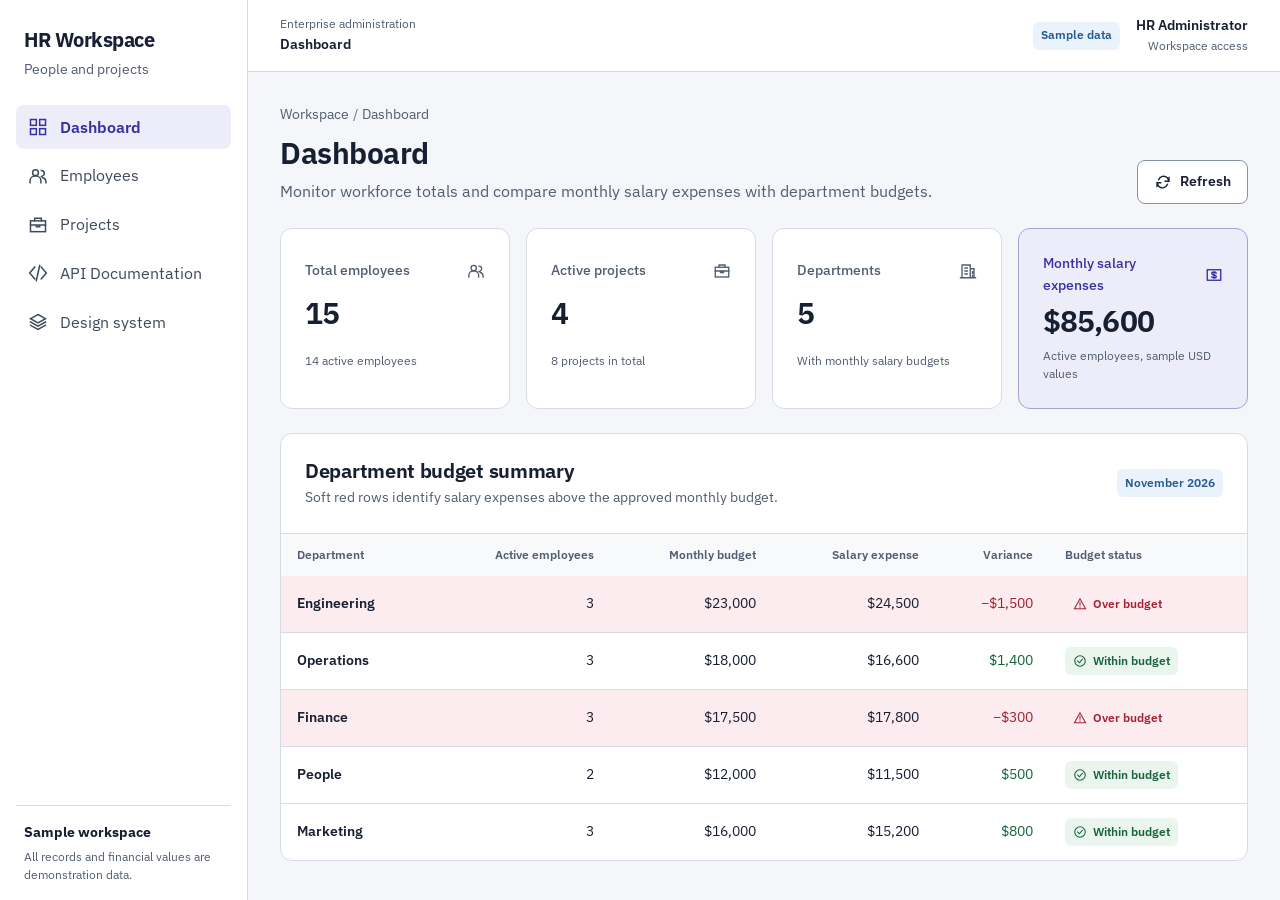
<file: design-system/index.html>
<!doctype html>
<html lang="en">
<head>
  <meta charset="utf-8">
  <meta name="viewport" content="width=device-width, initial-scale=1">
  <meta name="description" content="A responsive enterprise HR and project administration prototype with shared design tokens and reusable components.">
  <title>HR Workspace</title>
  <link rel="preconnect" href="https://fonts.googleapis.com">
  <link rel="preconnect" href="https://fonts.gstatic.com" crossorigin>
  <link href="https://fonts.googleapis.com/css2?family=IBM+Plex+Sans:wght@400;500;600;700&display=swap" rel="stylesheet">
  <style>
/* OD-LAYOUT-PRIMITIVES v1 — structure only: display, flex/grid, overflow, wrapping, ratio, geometry.
   Put this @layer first; product CSS outside the layer wins ordinary layout rules.
   Native hidden and closed-dialog states take precedence over component display rules. */
@layer od-layout {
  [hidden]:not([hidden="until-found" i]) { display: none !important; }
  dialog:not([open]) { display: none !important; }

  :where(.od-stack,.od-row,.od-row-top,.od-cluster,.od-grid,.od-field,.od-stat,.od-cell,.od-tile) > :where(*) { min-width: 0; }

  /* containers */
  .od-stack   { display: flex; flex-direction: column; gap: var(--od-gap, 8px); }
  .od-row     { display: flex; align-items: center; gap: var(--od-gap, 8px); }
  .od-row-top { display: flex; align-items: flex-start; gap: var(--od-gap, 8px); }
  .od-cluster { display: flex; flex-wrap: wrap; align-items: center; gap: var(--od-gap, 8px); }
  .od-fill    { flex: 1 1 0; min-width: 0; }
  .od-fixed   { flex: none; }
  .od-grid    { display: grid; gap: var(--od-gap, 12px); grid-template-columns: repeat(var(--od-cols, 3), minmax(0, 1fr)); }

  /* stacked information: each piece is its own line — never sibling inline spans */
  .od-stat, .od-field, .od-cell { display: grid; gap: var(--od-gap, 2px); }
  :where(.od-stat,.od-field,.od-cell) > :where(*) { display: block; }
  .od-tile { display: grid; grid-template-rows: auto 1fr; }
  :where(.od-tile) > :where(*) { display: block; }

  /* media keeps its intrinsic ratio by default; never a distorted or cropped
     cover by accident. height:auto lets the ratio win over an <img height="…">
     attribute. Cropping to a uniform box is an explicit opt-in: set --od-ratio
     AND add .od-media-cover together (per the core rule, only where a crop is
     deliberate — tile thumbs, decorative fills — never on full-frame content). */
  .od-media { display: block; width: 100%; height: auto; aspect-ratio: var(--od-ratio, auto); }
  .od-media-cover { object-fit: cover; }

  /* functional inline SVG icons opt into bounded geometry; content SVGs keep their own */
  .od-icon { display: inline-block; inline-size: var(--od-icon-size, 1em); block-size: var(--od-icon-size, 1em); flex: none; }

  /* data text only — authored copy is rewritten to its budget instead */
  .od-truncate { display: block; max-width: 100%; overflow: hidden; white-space: nowrap; text-overflow: ellipsis; }
  .od-clamp-2, .od-clamp-3 { display: -webkit-box; -webkit-box-orient: vertical; overflow: hidden; overflow-wrap: anywhere; }
  .od-clamp-2 { -webkit-line-clamp: 2; }
  .od-clamp-3 { -webkit-line-clamp: 3; }
  .od-lines-2 { min-height: calc(2 * 1.4em); }
  .od-nowrap  { white-space: nowrap; }
  .od-keep    { word-break: keep-all; overflow-wrap: anywhere; }

  /* screen skeleton (optional): bars take their own space, the middle scrolls — no padding guessed for chrome */
  .od-screen { display: grid; grid-template-rows: auto minmax(0, 1fr) auto; height: 100%; }
  .od-scroll { overflow-y: auto; overscroll-behavior: contain; min-height: 0; }

  /* horizontal rail: the next item peeks at the edge; trailing room survives overflow */
  .od-rail { display: flex; gap: var(--od-gap, 8px); overflow-x: auto; scroll-snap-type: x proximity; scrollbar-width: none;
             padding-inline: var(--od-rail-pad, 16px); scroll-padding-inline: var(--od-rail-pad, 16px); }
  .od-rail::-webkit-scrollbar { display: none; }
  :where(.od-rail) > :where(*) { flex: none; scroll-snap-align: start; }
  :where(.od-rail) > :where(:last-child) { margin-inline-end: var(--od-rail-pad, 16px); }

  .od-spacer { flex: none; visibility: hidden; pointer-events: none; }
  .od-touch  { min-width: 44px; min-height: 44px; }
}
:root [hidden]:where(:not([hidden="until-found" i])) { display: none; }
/* /OD-LAYOUT-PRIMITIVES v1 */
  </style>
  <link rel="stylesheet" href="styles.css">
  <script defer src="app.js"></script>
</head>
<body>
  <a class="skip-link" href="#main-content">Skip to main content</a>
  <div class="app-shell">
    <aside class="sidebar" id="sidebar" aria-label="Primary navigation">
      <div class="brand od-stack">
        <span class="brand-name">HR Workspace</span>
        <span class="brand-caption">People and projects</span>
      </div>
      <nav class="side-nav od-stack" aria-label="Workspace">
        <button class="nav-item is-active" type="button" data-route="dashboard" aria-current="page">
          <svg class="od-icon od-icon-large" viewBox="0 0 24 24" fill="none" stroke="currentColor" stroke-width="1.8" aria-hidden="true"><rect x="3" y="3" width="7" height="7"/><rect x="14" y="3" width="7" height="7"/><rect x="3" y="14" width="7" height="7"/><rect x="14" y="14" width="7" height="7"/></svg>
          <span>Dashboard</span>
        </button>
        <button class="nav-item" type="button" data-route="employees">
          <svg class="od-icon od-icon-large" viewBox="0 0 24 24" fill="none" stroke="currentColor" stroke-width="1.8" aria-hidden="true"><circle cx="9" cy="8" r="3.5"/><path d="M2.5 20v-2.2A5.8 5.8 0 0 1 8.3 12h1.4a5.8 5.8 0 0 1 5.8 5.8V20M16 5.5a3.5 3.5 0 0 1 0 7M17.5 14a5 5 0 0 1 4 4.9V20"/></svg>
          <span>Employees</span>
        </button>
        <button class="nav-item" type="button" data-route="projects">
          <svg class="od-icon od-icon-large" viewBox="0 0 24 24" fill="none" stroke="currentColor" stroke-width="1.8" aria-hidden="true"><rect x="3" y="7" width="18" height="13"/><path d="M8 7V4h8v3M3 12h18M10 12v2h4v-2"/></svg>
          <span>Projects</span>
        </button>
        <button class="nav-item" type="button" data-route="api">
          <svg class="od-icon od-icon-large" viewBox="0 0 24 24" fill="none" stroke="currentColor" stroke-width="1.8" aria-hidden="true"><path d="m8 5-6 7 6 7M16 5l6 7-6 7M14 3l-4 18"/></svg>
          <span>API Documentation</span>
        </button>
        <a class="nav-item nav-link" href="design-system.html">
          <svg class="od-icon od-icon-large" viewBox="0 0 24 24" fill="none" stroke="currentColor" stroke-width="1.8" aria-hidden="true"><path d="m12 3 9 5-9 5-9-5 9-5Z"/><path d="m3 12 9 5 9-5M3 16l9 5 9-5"/></svg>
          <span>Design system</span>
        </a>
      </nav>
      <div class="sidebar-note od-stack">
        <strong>Sample workspace</strong>
        <p>All records and financial values are demonstration data.</p>
      </div>
    </aside>
    <button class="nav-scrim" id="navScrim" type="button" aria-label="Close navigation" hidden></button>
    <div class="workspace">
      <header class="topbar">
        <button class="button ghost menu-button" id="menuButton" type="button" aria-controls="sidebar" aria-expanded="false">
          <svg class="od-icon od-icon-large" viewBox="0 0 24 24" fill="none" stroke="currentColor" stroke-width="1.8" aria-hidden="true"><path d="M4 6h16M4 12h16M4 18h16"/></svg>
          <span>Menu</span>
        </button>
        <div class="topbar-context od-stack">
          <span class="topbar-kicker">Enterprise administration</span>
          <strong id="topbarPage">Dashboard</strong>
        </div>
        <div class="topbar-meta od-row">
          <span class="data-chip">Sample data</span>
          <div class="user-meta od-stack">
            <span>HR Administrator</span>
            <small>Workspace access</small>
          </div>
        </div>
      </header>
      <main class="main-content" id="main-content" tabindex="-1"></main>
    </div>
  </div>

  <div class="toast-region" id="toastRegion" role="status" aria-live="polite" aria-relevant="additions"></div>

  <dialog class="dialog dialog-wide" id="employeeDialog" aria-labelledby="employeeDialogTitle">
    <form id="employeeForm" novalidate>
      <header class="dialog-header od-row-top">
        <div class="od-stack">
          <h2 id="employeeDialogTitle">Add employee</h2>
          <p id="employeeDialogDescription">Enter the employee’s workplace details.</p>
        </div>
        <button class="icon-button" type="button" data-close-dialog="employeeDialog" aria-label="Close employee form">
          <svg class="od-icon od-icon-large" viewBox="0 0 24 24" fill="none" stroke="currentColor" stroke-width="1.8" aria-hidden="true"><path d="m5 5 14 14M19 5 5 19"/></svg>
        </button>
      </header>
      <div class="dialog-body od-stack">
        <div class="error-summary" id="employeeErrorSummary" tabindex="-1" hidden></div>
        <div class="form-grid">
          <div class="field od-field" data-field="employeeNumber">
            <label for="employeeNumber">Employee number <span aria-hidden="true">*</span></label>
            <input id="employeeNumber" name="employeeNumber" type="text" autocomplete="off" required aria-describedby="employeeNumberError">
            <span class="field-error" id="employeeNumberError" hidden></span>
          </div>
          <div class="field od-field" data-field="employeeName">
            <label for="employeeName">Full name <span aria-hidden="true">*</span></label>
            <input id="employeeName" name="employeeName" type="text" autocomplete="name" required aria-describedby="employeeNameError">
            <span class="field-error" id="employeeNameError" hidden></span>
          </div>
          <div class="field od-field" data-field="department">
            <label for="employeeDepartment">Department <span aria-hidden="true">*</span></label>
            <select id="employeeDepartment" name="department" required aria-describedby="departmentError"></select>
            <span class="field-error" id="departmentError" hidden></span>
          </div>
          <div class="field od-field" data-field="position">
            <label for="employeePosition">Position <span aria-hidden="true">*</span></label>
            <select id="employeePosition" name="position" required aria-describedby="positionError"></select>
            <span class="field-error" id="positionError" hidden></span>
          </div>
          <div class="field od-field" data-field="manager">
            <label for="employeeManager">Manager</label>
            <select id="employeeManager" name="manager" aria-describedby="managerHelp managerError"></select>
            <small class="field-help" id="managerHelp">Options follow the selected department.</small>
            <span class="field-error" id="managerError" hidden></span>
          </div>
          <div class="field od-field" data-field="salary">
            <label for="employeeSalary">Monthly salary <span aria-hidden="true">*</span></label>
            <div class="input-prefix"><span aria-hidden="true">$</span><input id="employeeSalary" name="salary" type="number" min="1" max="100000" step="100" inputmode="decimal" required aria-describedby="salaryHelp salaryError"></div>
            <small class="field-help" id="salaryHelp">Enter a gross monthly amount in USD.</small>
            <span class="field-error" id="salaryError" hidden></span>
          </div>
          <div class="field od-field" data-field="status">
            <label for="employeeStatus">Employment status</label>
            <select id="employeeStatus" name="status">
              <option value="Active">Active</option>
              <option value="Inactive">Inactive</option>
            </select>
          </div>
        </div>
      </div>
      <footer class="dialog-actions">
        <button class="button secondary" type="button" data-close-dialog="employeeDialog">Cancel</button>
        <button class="button primary" id="saveEmployee" type="button">Save employee</button>
      </footer>
    </form>
  </dialog>

  <dialog class="dialog" id="employeeDetailsDialog" aria-labelledby="employeeDetailsTitle">
    <header class="dialog-header od-row-top">
      <div class="od-stack">
        <span class="eyebrow">Employee record</span>
        <h2 id="employeeDetailsTitle">Employee details</h2>
      </div>
      <button class="icon-button" type="button" data-close-dialog="employeeDetailsDialog" aria-label="Close employee details">
        <svg class="od-icon od-icon-large" viewBox="0 0 24 24" fill="none" stroke="currentColor" stroke-width="1.8" aria-hidden="true"><path d="m5 5 14 14M19 5 5 19"/></svg>
      </button>
    </header>
    <div class="dialog-body" id="employeeDetailsContent"></div>
    <footer class="dialog-actions">
      <button class="button secondary" type="button" data-close-dialog="employeeDetailsDialog">Close</button>
      <button class="button primary" id="editFromDetails" type="button">Edit employee</button>
    </footer>
  </dialog>

  <dialog class="dialog dialog-small" id="confirmDialog" aria-labelledby="confirmTitle" aria-describedby="confirmDescription">
    <header class="dialog-header od-row-top">
      <div class="od-stack">
        <span class="eyebrow danger-text">Sensitive action</span>
        <h2 id="confirmTitle">Confirm deactivation</h2>
      </div>
      <button class="icon-button" type="button" data-close-dialog="confirmDialog" aria-label="Close confirmation">
        <svg class="od-icon od-icon-large" viewBox="0 0 24 24" fill="none" stroke="currentColor" stroke-width="1.8" aria-hidden="true"><path d="m5 5 14 14M19 5 5 19"/></svg>
      </button>
    </header>
    <div class="dialog-body">
      <p id="confirmDescription"></p>
    </div>
    <footer class="dialog-actions">
      <button class="button secondary" type="button" data-close-dialog="confirmDialog">Keep active</button>
      <button class="button danger" id="confirmDeactivate" type="button">Deactivate employee</button>
    </footer>
  </dialog>

  <dialog class="dialog" id="assignmentDialog" aria-labelledby="assignmentDialogTitle">
    <form id="assignmentForm" novalidate>
      <header class="dialog-header od-row-top">
        <div class="od-stack">
          <h2 id="assignmentDialogTitle">Assign team member</h2>
          <p id="assignmentProjectName"></p>
        </div>
        <button class="icon-button" type="button" data-close-dialog="assignmentDialog" aria-label="Close assignment form">
          <svg class="od-icon od-icon-large" viewBox="0 0 24 24" fill="none" stroke="currentColor" stroke-width="1.8" aria-hidden="true"><path d="m5 5 14 14M19 5 5 19"/></svg>
        </button>
      </header>
      <div class="dialog-body od-stack">
        <div class="error-summary" id="assignmentErrorSummary" tabindex="-1" hidden></div>
        <div class="field od-field" data-field="assignee">
          <label for="assignmentEmployee">Employee <span aria-hidden="true">*</span></label>
          <select id="assignmentEmployee" required aria-describedby="assignmentEmployeeError"></select>
          <span class="field-error" id="assignmentEmployeeError" hidden></span>
        </div>
        <div class="field od-field" data-field="role">
          <label for="assignmentRole">Project role <span aria-hidden="true">*</span></label>
          <input id="assignmentRole" type="text" placeholder="For example, Technical lead" required aria-describedby="assignmentRoleError">
          <span class="field-error" id="assignmentRoleError" hidden></span>
        </div>
        <div class="field od-field" data-field="allocation">
          <label for="assignmentAllocation">Allocation <span aria-hidden="true">*</span></label>
          <div class="input-suffix"><input id="assignmentAllocation" type="number" min="1" max="100" step="5" inputmode="numeric" required aria-describedby="assignmentAllocationHelp assignmentAllocationError"><span aria-hidden="true">%</span></div>
          <small class="field-help" id="assignmentAllocationHelp">Total active allocations cannot exceed 100%.</small>
          <span class="field-error" id="assignmentAllocationError" hidden></span>
        </div>
        <div class="workload-card od-stack" id="assignmentWorkload" aria-live="polite"></div>
      </div>
      <footer class="dialog-actions">
        <button class="button secondary" type="button" data-close-dialog="assignmentDialog">Cancel</button>
        <button class="button primary" id="saveAssignment" type="button">Save assignment</button>
      </footer>
    </form>
  </dialog>
</body>
</html>
</file>
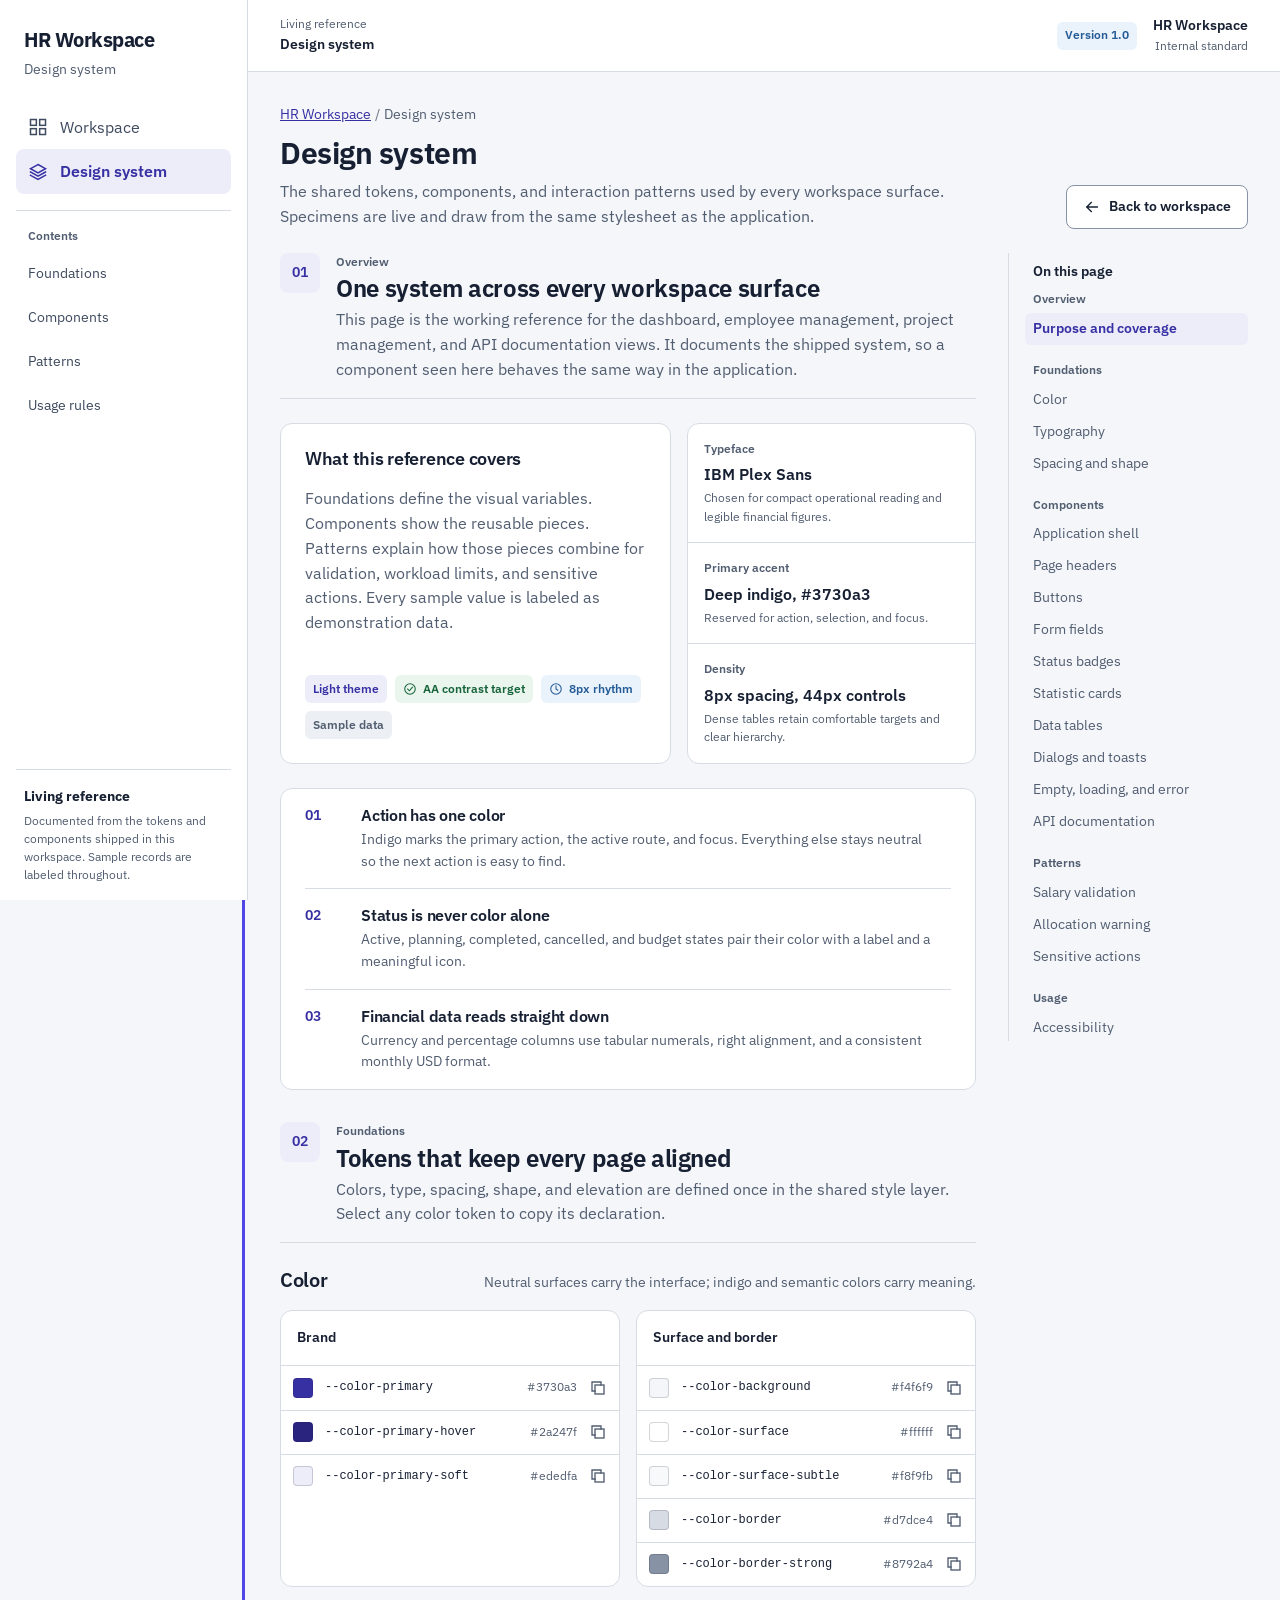
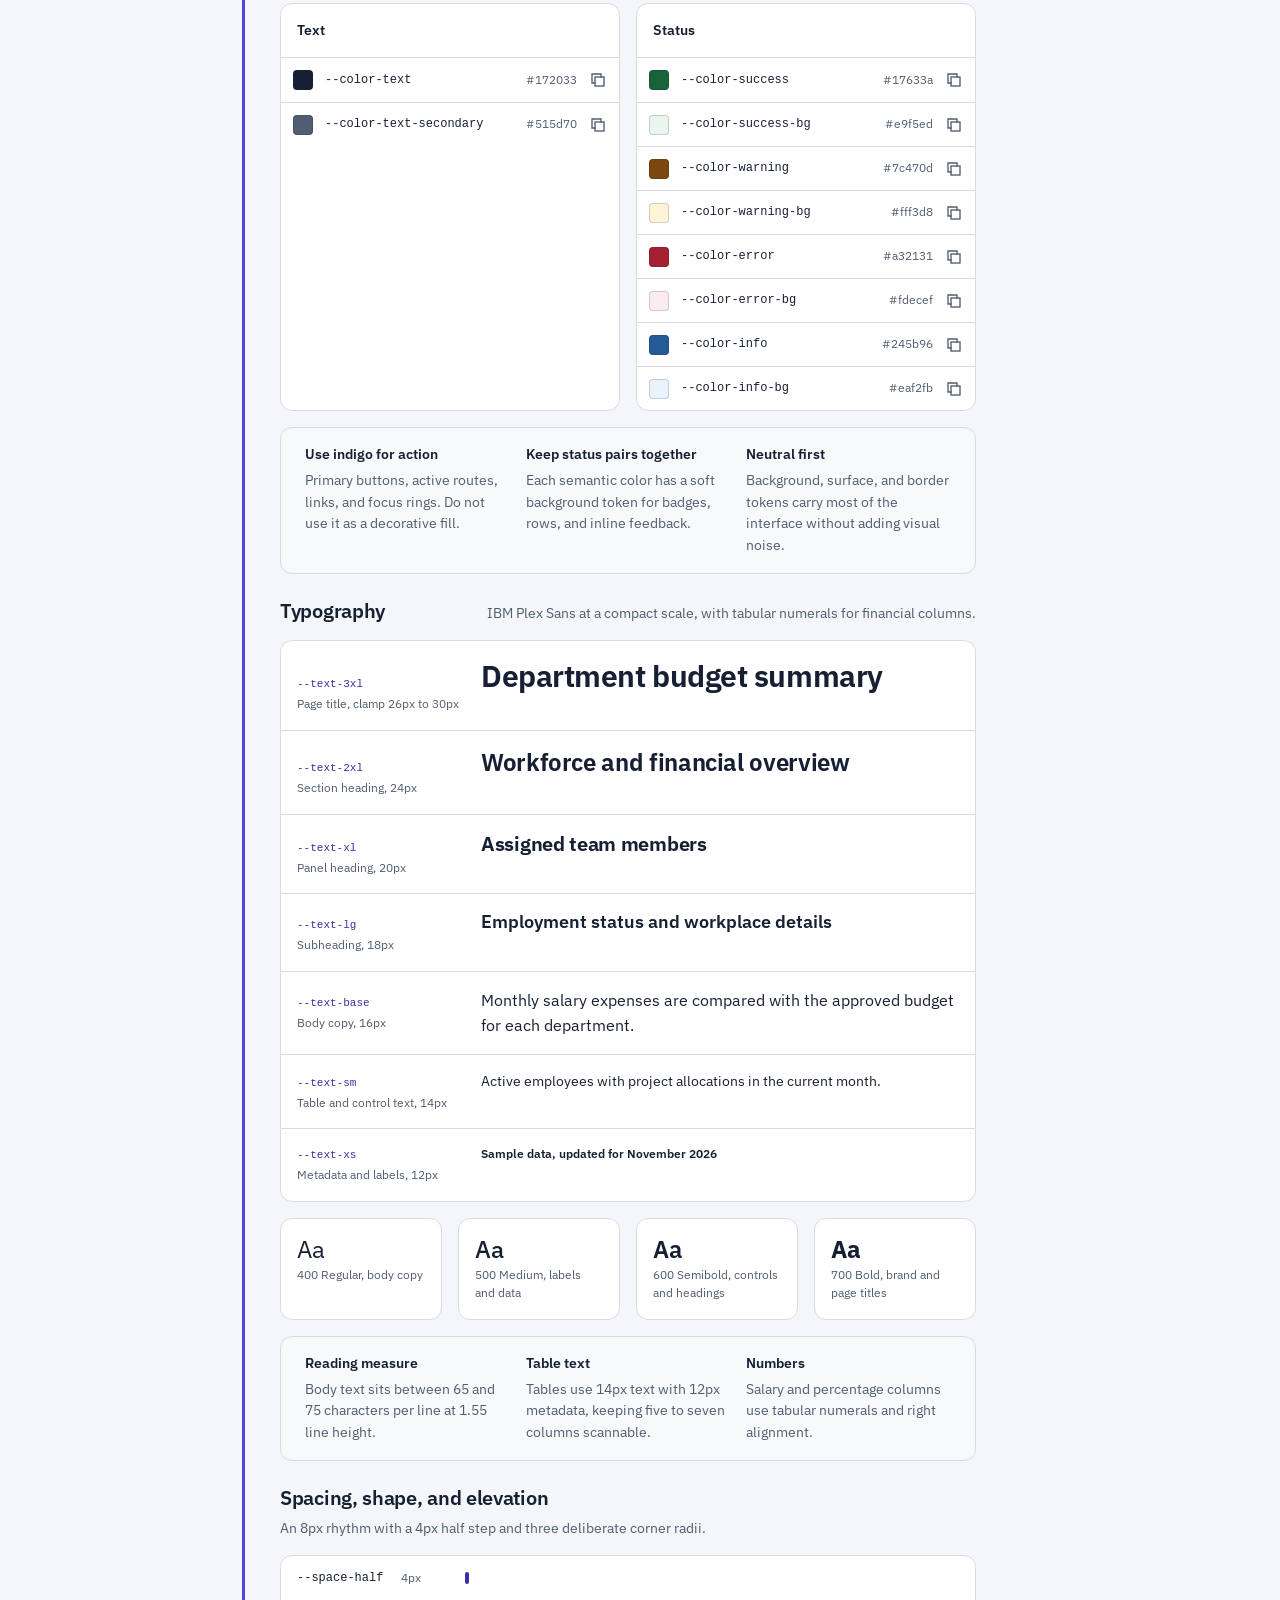
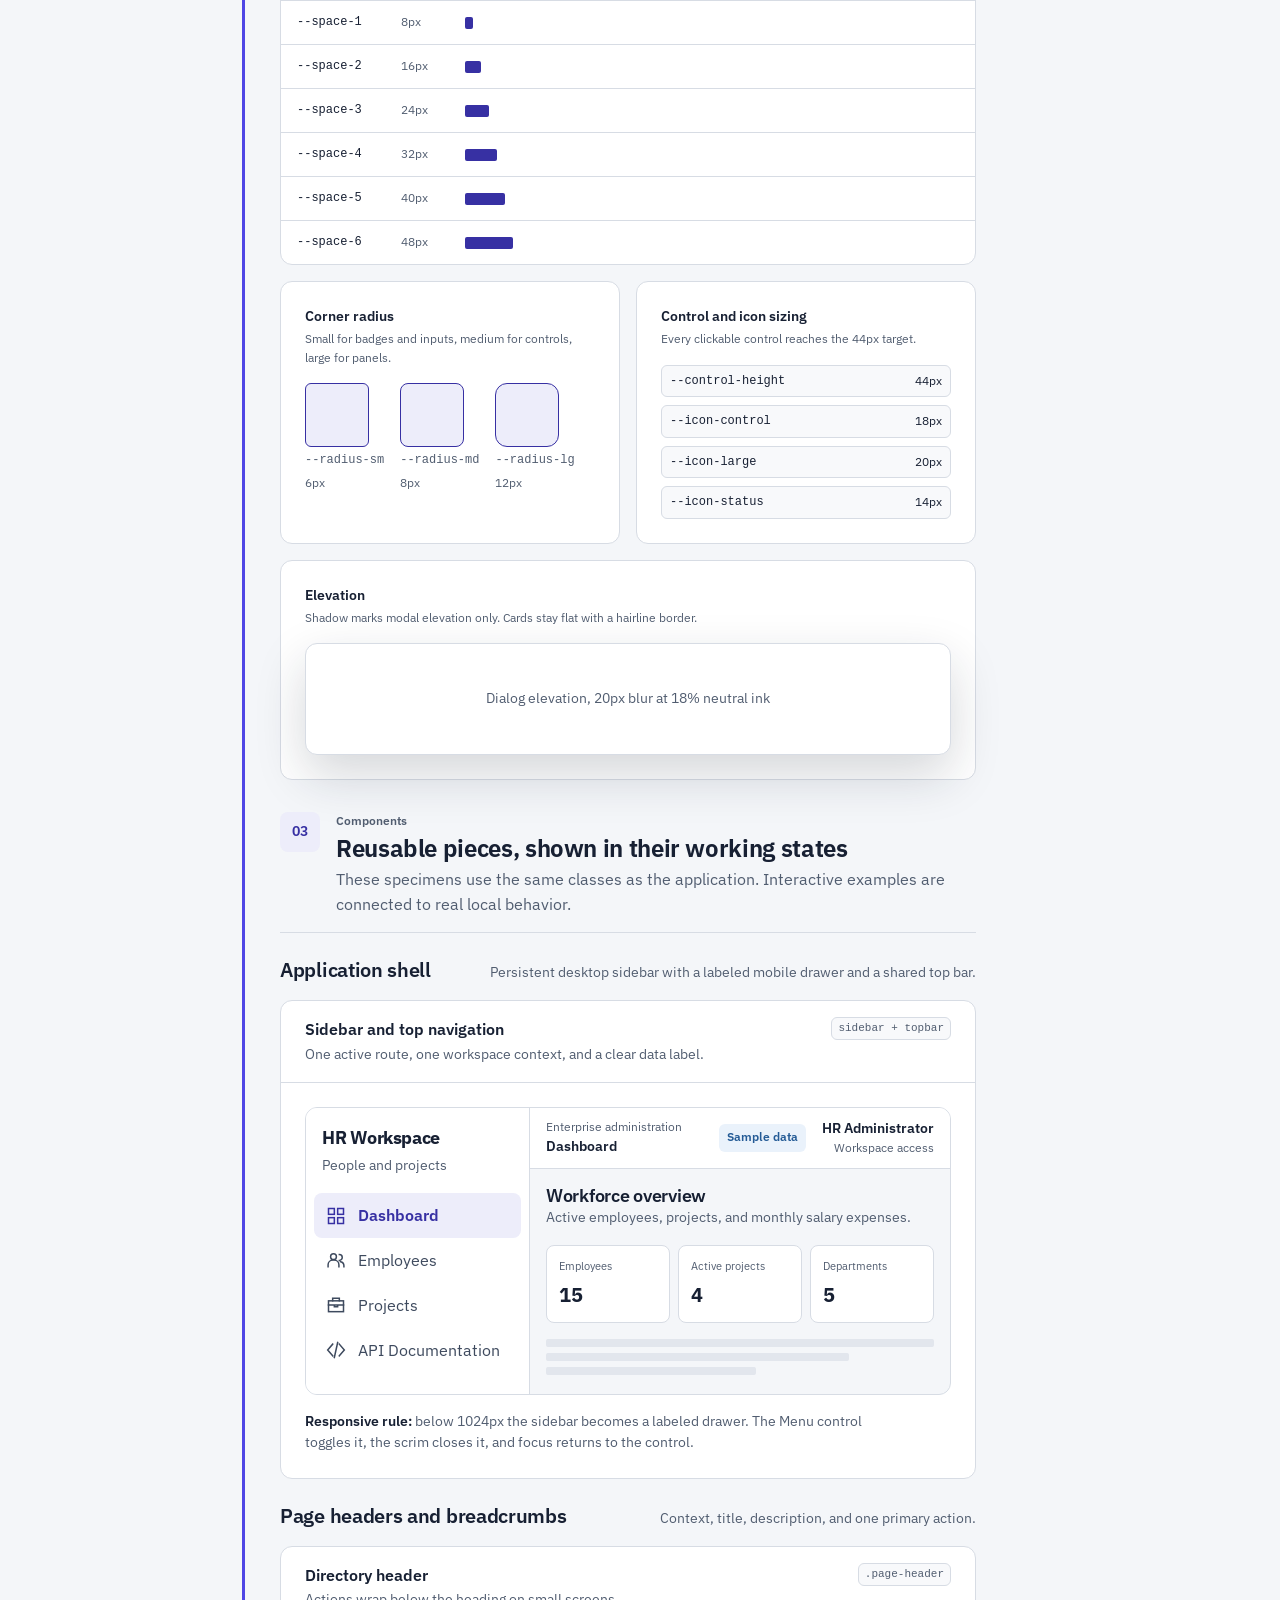
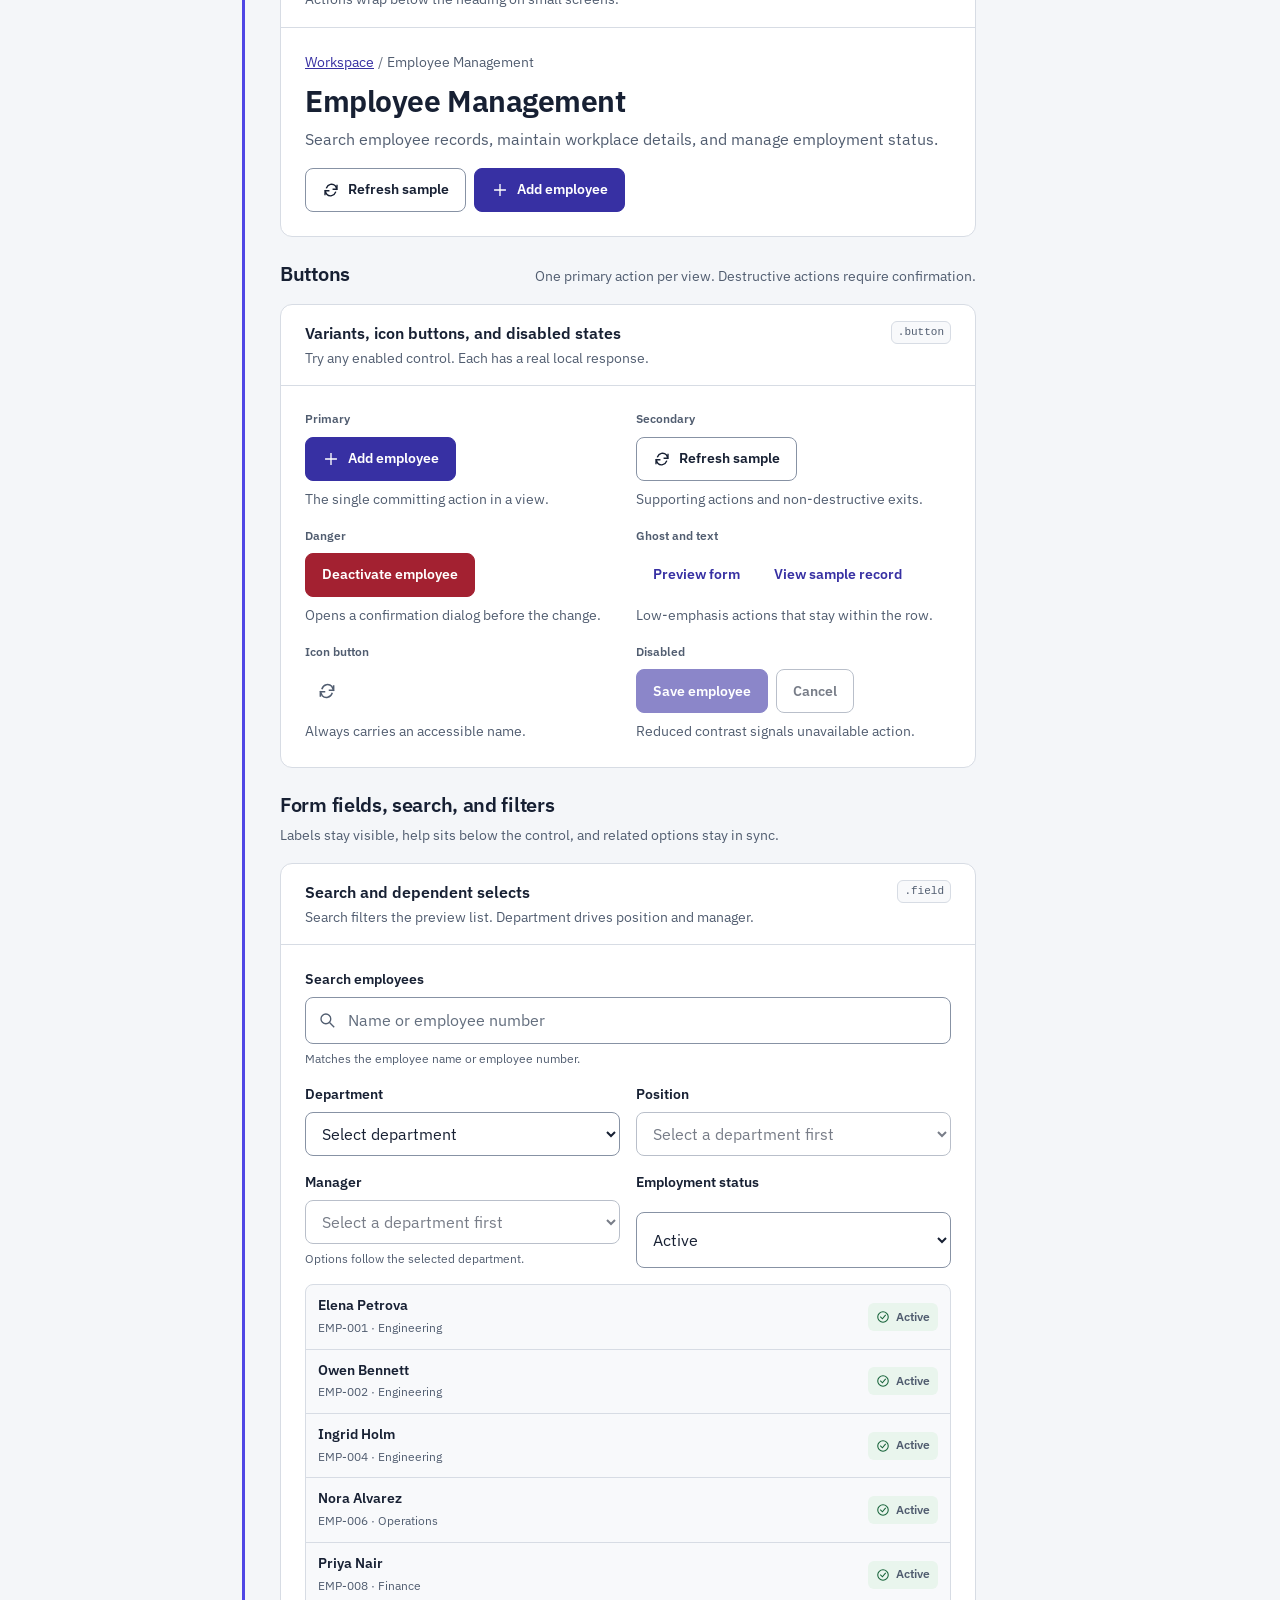
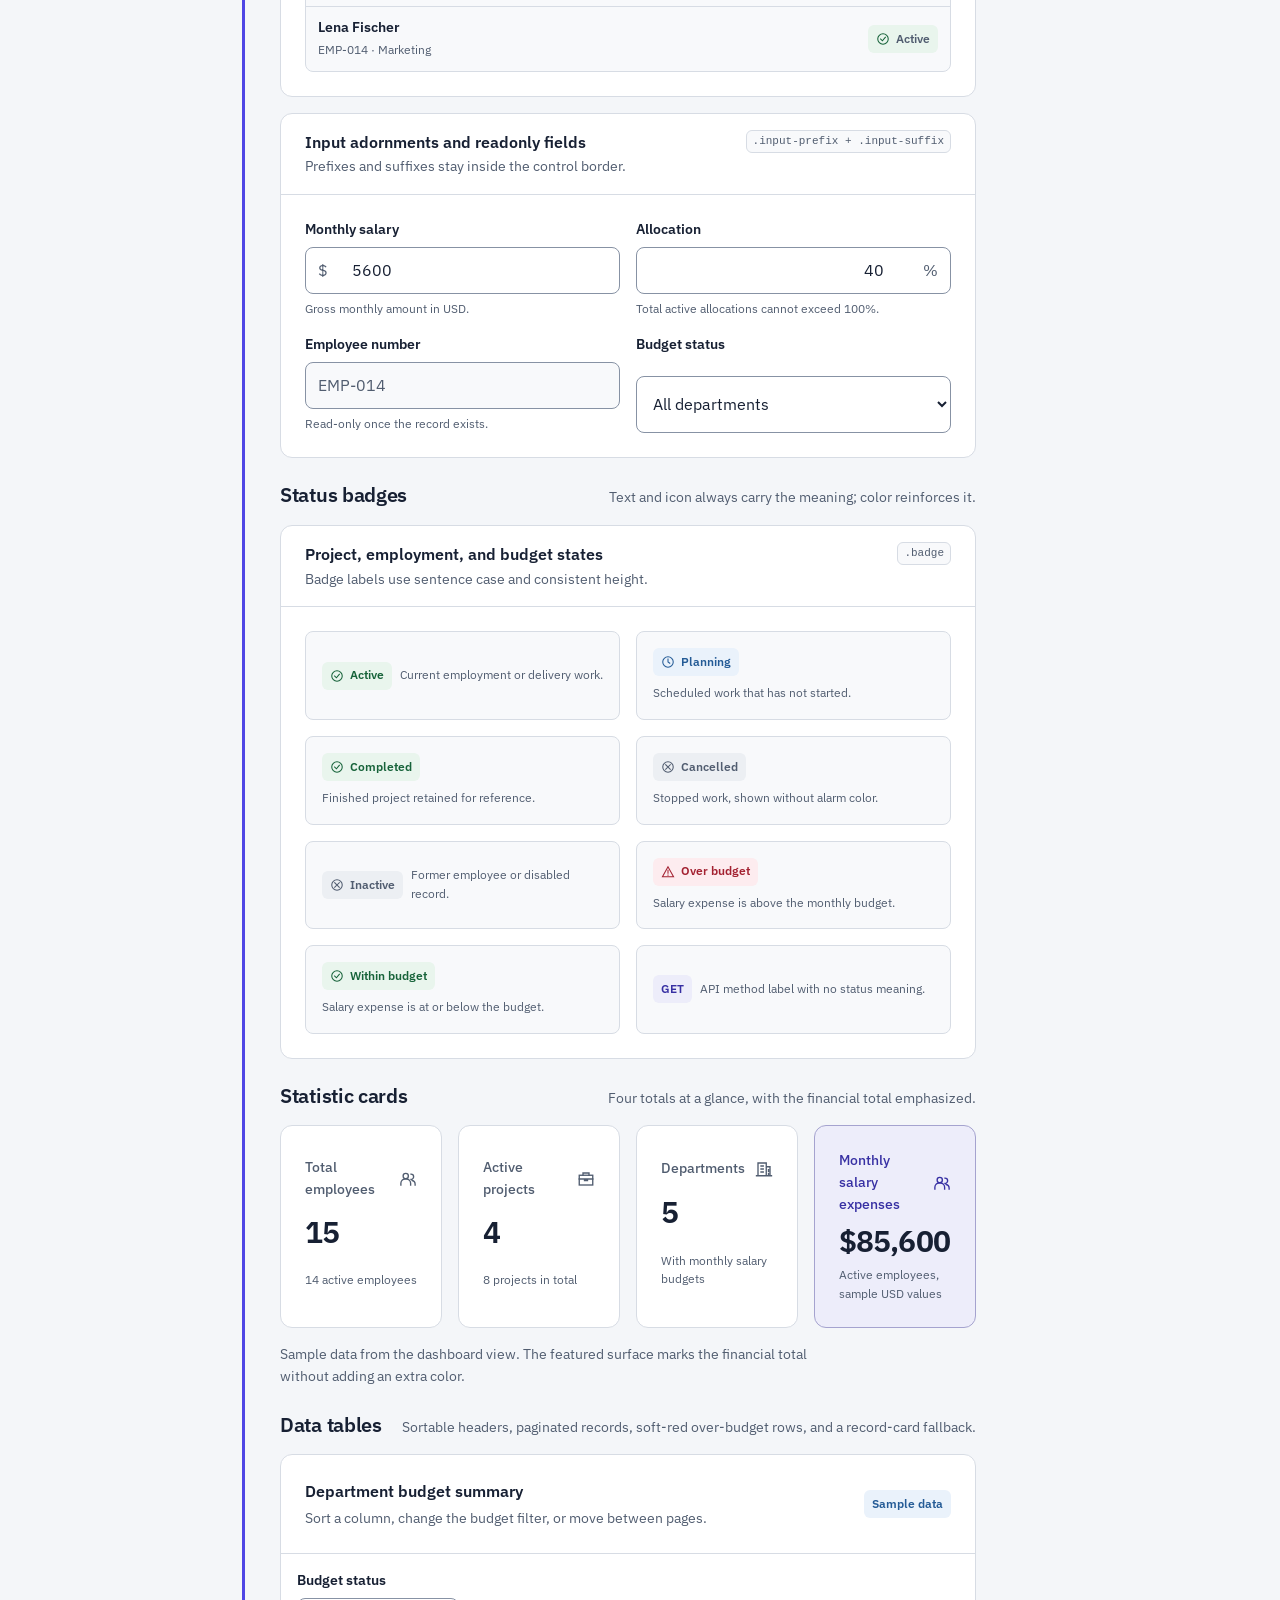
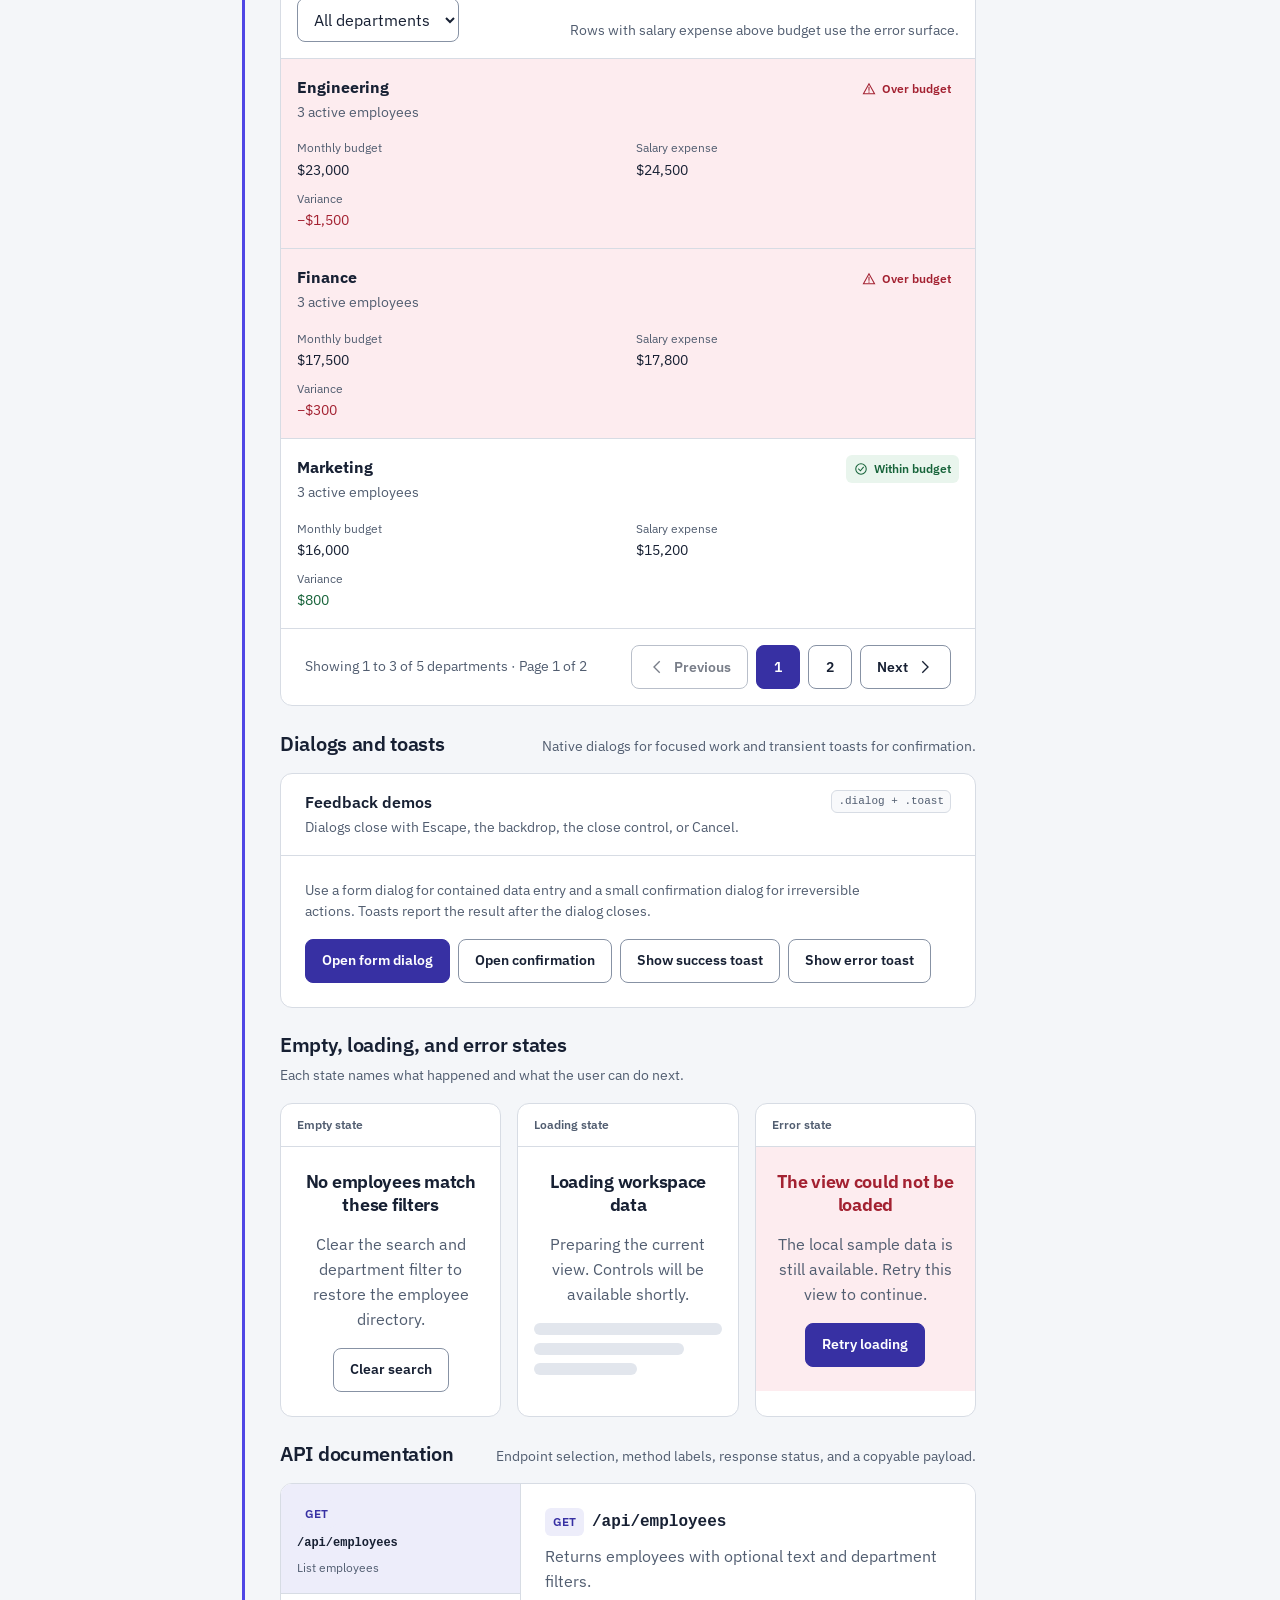
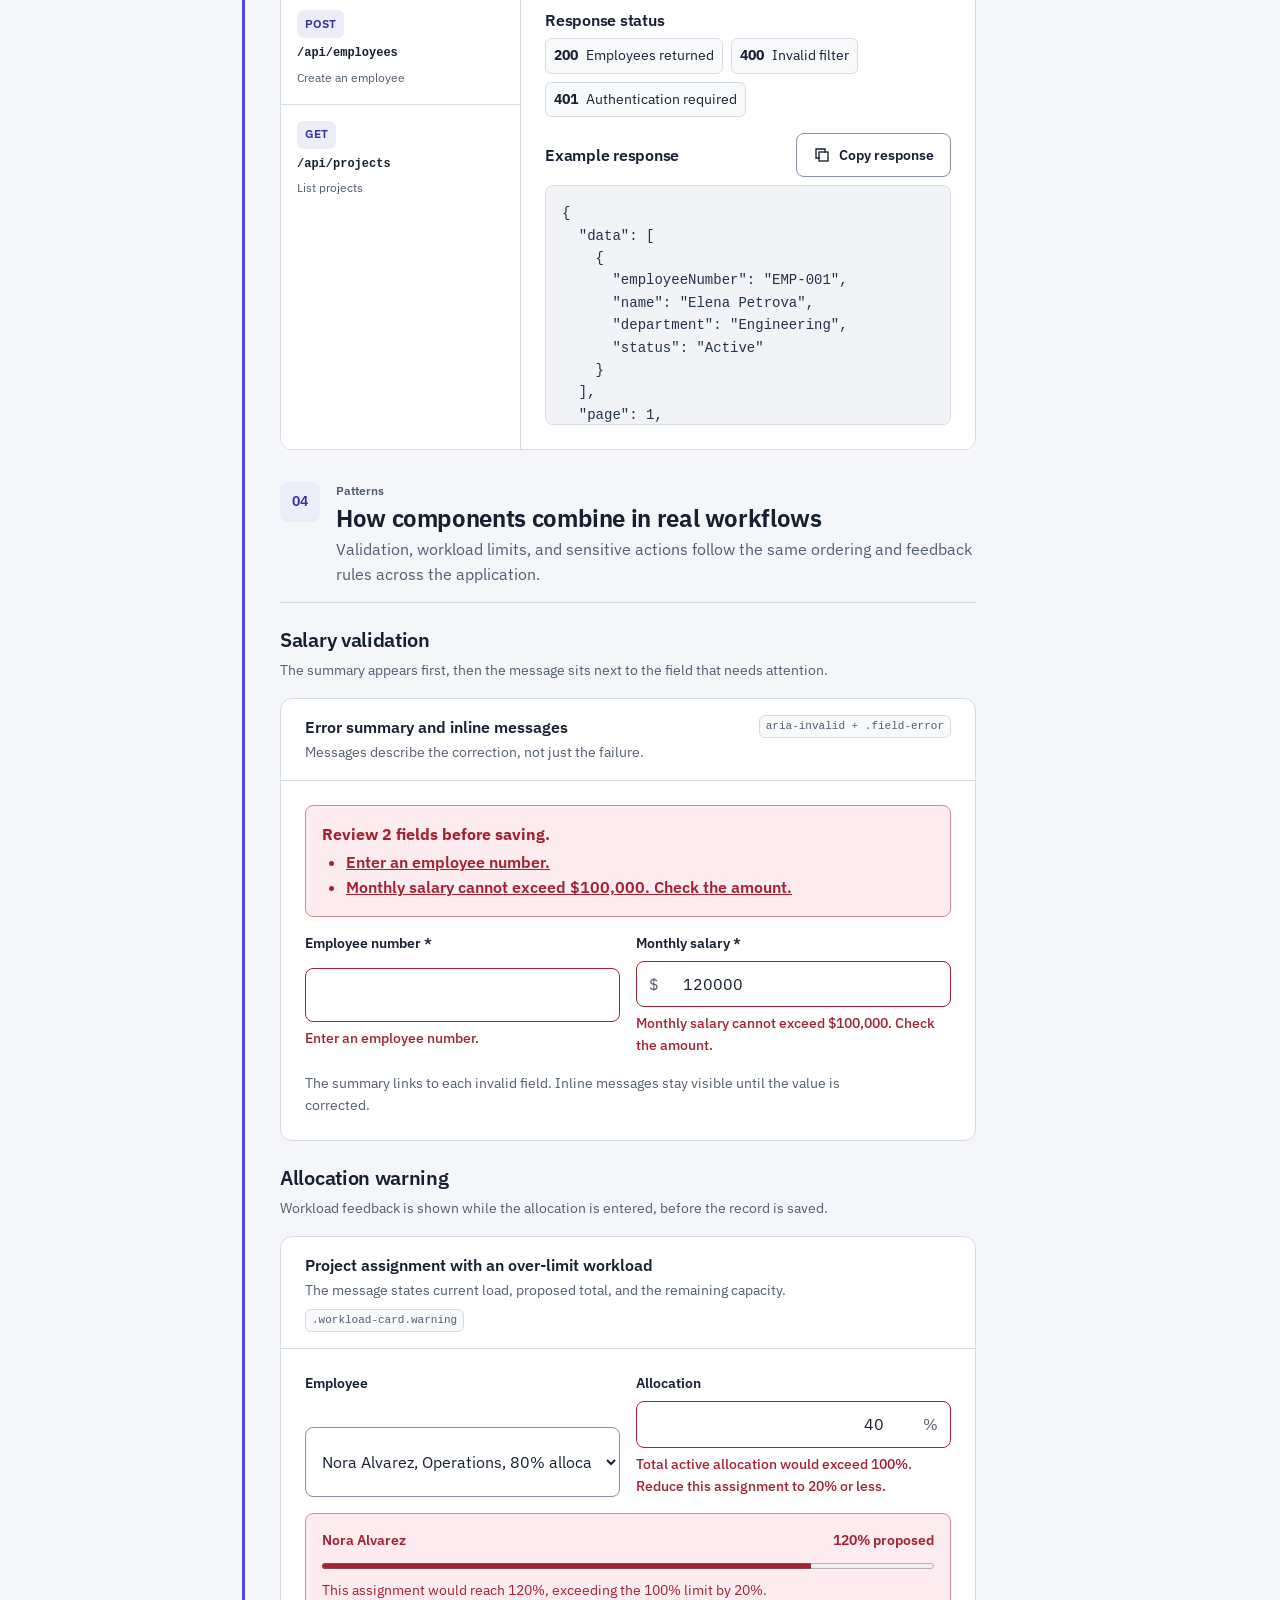
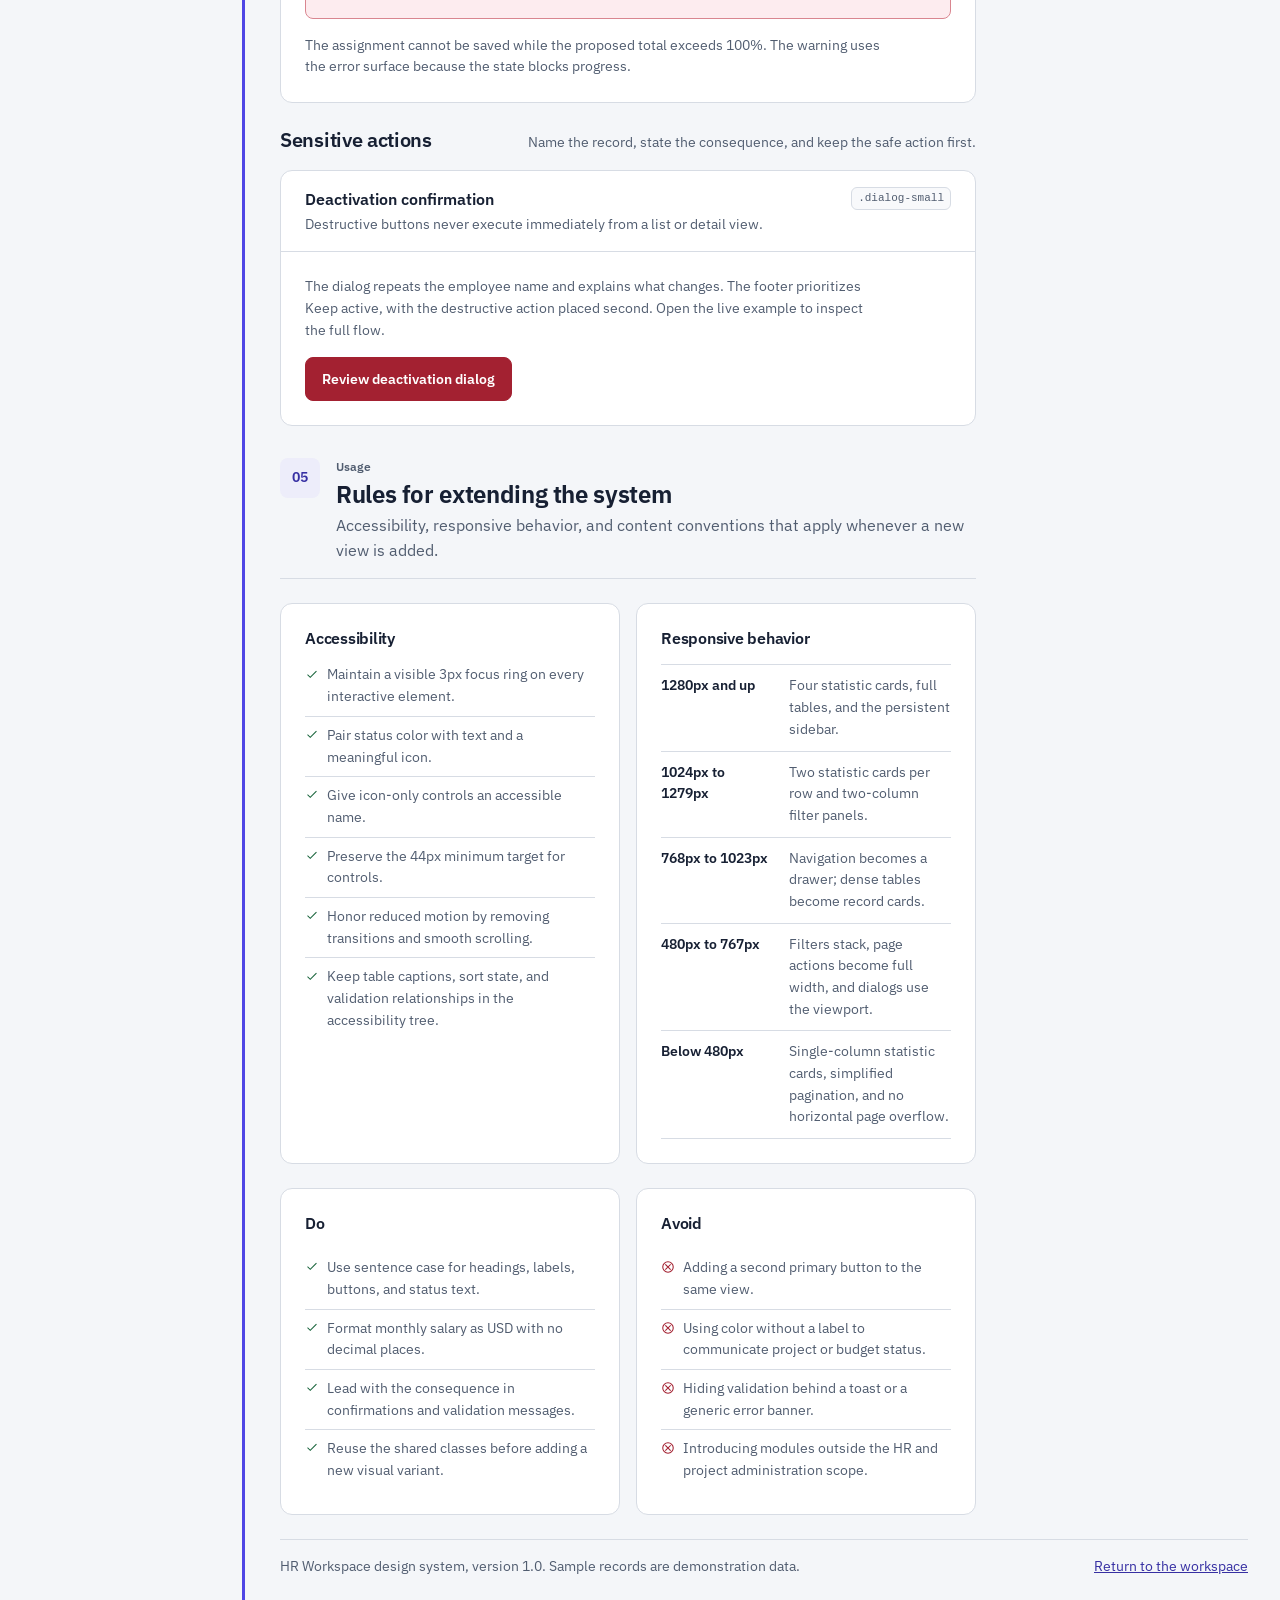
<file: design-system/design-system.html>
<!doctype html>
<html lang="en">
<head>
  <meta charset="utf-8">
  <meta name="viewport" content="width=device-width, initial-scale=1">
  <meta name="description" content="Living design system reference for the HR Workspace enterprise administration prototype.">
  <title>Design System | HR Workspace</title>
  <link rel="preconnect" href="https://fonts.googleapis.com">
  <link rel="preconnect" href="https://fonts.gstatic.com" crossorigin>
  <link href="https://fonts.googleapis.com/css2?family=IBM+Plex+Sans:wght@400;500;600;700&display=swap" rel="stylesheet">
  <style>
/* OD-LAYOUT-PRIMITIVES v1 - structure only: display, flex/grid, overflow, wrapping, ratio, geometry.
   Put this @layer first; product CSS outside the layer wins ordinary layout rules.
   Native hidden and closed-dialog states take precedence over component display rules. */
@layer od-layout {
  [hidden]:not([hidden="until-found" i]) { display: none !important; }
  dialog:not([open]) { display: none !important; }

  :where(.od-stack,.od-row,.od-row-top,.od-cluster,.od-grid,.od-field,.od-stat,.od-cell,.od-tile) > :where(*) { min-width: 0; }

  .od-stack   { display: flex; flex-direction: column; gap: var(--od-gap, 8px); }
  .od-row     { display: flex; align-items: center; gap: var(--od-gap, 8px); }
  .od-row-top { display: flex; align-items: flex-start; gap: var(--od-gap, 8px); }
  .od-cluster { display: flex; flex-wrap: wrap; align-items: center; gap: var(--od-gap, 8px); }
  .od-fill    { flex: 1 1 0; min-width: 0; }
  .od-fixed   { flex: none; }
  .od-grid    { display: grid; gap: var(--od-gap, 12px); grid-template-columns: repeat(var(--od-cols, 3), minmax(0, 1fr)); }

  .od-stat, .od-field, .od-cell { display: grid; gap: var(--od-gap, 2px); }
  :where(.od-stat,.od-field,.od-cell) > :where(*) { display: block; }
  .od-tile { display: grid; grid-template-rows: auto 1fr; }
  :where(.od-tile) > :where(*) { display: block; }

  .od-media { display: block; width: 100%; height: auto; aspect-ratio: var(--od-ratio, auto); }
  .od-media-cover { object-fit: cover; }

  .od-icon { display: inline-block; inline-size: var(--od-icon-size, 1em); block-size: var(--od-icon-size, 1em); flex: none; }

  .od-truncate { display: block; max-width: 100%; overflow: hidden; white-space: nowrap; text-overflow: ellipsis; }
  .od-clamp-2, .od-clamp-3 { display: -webkit-box; -webkit-box-orient: vertical; overflow: hidden; overflow-wrap: anywhere; }
  .od-clamp-2 { -webkit-line-clamp: 2; }
  .od-clamp-3 { -webkit-line-clamp: 3; }
  .od-lines-2 { min-height: calc(2 * 1.4em); }
  .od-nowrap  { white-space: nowrap; }
  .od-keep    { word-break: keep-all; overflow-wrap: anywhere; }

  .od-screen { display: grid; grid-template-rows: auto minmax(0, 1fr) auto; height: 100%; }
  .od-scroll { overflow-y: auto; overscroll-behavior: contain; min-height: 0; }

  .od-rail { display: flex; gap: var(--od-gap, 8px); overflow-x: auto; scroll-snap-type: x proximity; scrollbar-width: none;
             padding-inline: var(--od-rail-pad, 16px); scroll-padding-inline: var(--od-rail-pad, 16px); }
  .od-rail::-webkit-scrollbar { display: none; }
  :where(.od-rail) > :where(*) { flex: none; scroll-snap-align: start; }
  :where(.od-rail) > :where(:last-child) { margin-inline-end: var(--od-rail-pad, 16px); }

  .od-spacer { flex: none; visibility: hidden; pointer-events: none; }
  .od-touch  { min-width: 44px; min-height: 44px; }
}
:root [hidden]:where(:not([hidden="until-found" i])) { display: none; }
/* /OD-LAYOUT-PRIMITIVES v1 */
  </style>
  <link rel="stylesheet" href="styles.css">
  <link rel="stylesheet" href="design-system.css">
  <script defer src="design-system.js"></script>
</head>
<body>
  <a class="skip-link" href="#main-content">Skip to main content</a>

  <svg class="ds-sprite" aria-hidden="true" focusable="false">
    <symbol id="i-dashboard" viewBox="0 0 24 24"><rect x="3" y="3" width="7" height="7"/><rect x="14" y="3" width="7" height="7"/><rect x="3" y="14" width="7" height="7"/><rect x="14" y="14" width="7" height="7"/></symbol>
    <symbol id="i-users" viewBox="0 0 24 24"><circle cx="9" cy="8" r="3.5"/><path d="M2.5 20v-2.2A5.8 5.8 0 0 1 8.3 12h1.4a5.8 5.8 0 0 1 5.8 5.8V20M16 5.5a3.5 3.5 0 0 1 0 7M17.5 14a5 5 0 0 1 4 4.9V20"/></symbol>
    <symbol id="i-briefcase" viewBox="0 0 24 24"><rect x="3" y="7" width="18" height="13"/><path d="M8 7V4h8v3M3 12h18M10 12v2h4v-2"/></symbol>
    <symbol id="i-building" viewBox="0 0 24 24"><path d="M4 21V4h11v17M15 9h5v12M2 21h20M8 8h3M8 12h3M8 16h3M18 13v2M18 18v2"/></symbol>
    <symbol id="i-code" viewBox="0 0 24 24"><path d="m8 5-6 7 6 7M16 5l6 7-6 7M14 3l-4 18"/></symbol>
    <symbol id="i-layers" viewBox="0 0 24 24"><path d="m12 3 9 5-9 5-9-5 9-5Z"/><path d="m3 12 9 5 9-5M3 16l9 5 9-5"/></symbol>
    <symbol id="i-menu" viewBox="0 0 24 24"><path d="M4 6h16M4 12h16M4 18h16"/></symbol>
    <symbol id="i-search" viewBox="0 0 24 24"><circle cx="10.5" cy="10.5" r="6.5"/><path d="m16 16 5 5"/></symbol>
    <symbol id="i-plus" viewBox="0 0 24 24"><path d="M12 5v14M5 12h14"/></symbol>
    <symbol id="i-refresh" viewBox="0 0 24 24"><path d="M20 6v5h-5M4 18v-5h5M6.1 9a7 7 0 0 1 11.6-2.6L20 11M4 13l2.3 4.6A7 7 0 0 0 18 15"/></symbol>
    <symbol id="i-chevron-left" viewBox="0 0 24 24"><path d="m15 5-7 7 7 7"/></symbol>
    <symbol id="i-chevron-right" viewBox="0 0 24 24"><path d="m9 5 7 7-7 7"/></symbol>
    <symbol id="i-close" viewBox="0 0 24 24"><path d="m5 5 14 14M19 5 5 19"/></symbol>
    <symbol id="i-copy" viewBox="0 0 24 24"><rect x="8" y="8" width="12" height="12"/><path d="M16 8V4H4v12h4"/></symbol>
    <symbol id="i-check-circle" viewBox="0 0 24 24"><circle cx="12" cy="12" r="9"/><path d="m8 12 3 3 5-6"/></symbol>
    <symbol id="i-clock" viewBox="0 0 24 24"><circle cx="12" cy="12" r="9"/><path d="M12 7v5l3 2"/></symbol>
    <symbol id="i-cancel" viewBox="0 0 24 24"><circle cx="12" cy="12" r="9"/><path d="m8 8 8 8M16 8l-8 8"/></symbol>
    <symbol id="i-alert" viewBox="0 0 24 24"><path d="M12 3 2.5 20h19L12 3Z"/><path d="M12 9v5M12 17v.5"/></symbol>
    <symbol id="i-sort" viewBox="0 0 24 24"><path d="m8 6 4-4 4 4M12 2v20M8 18l4 4 4-4"/></symbol>
    <symbol id="i-sort-asc" viewBox="0 0 24 24"><path d="M12 19V5m-5 5 5-5 5 5"/></symbol>
    <symbol id="i-sort-desc" viewBox="0 0 24 24"><path d="M12 5v14m-5-5 5 5 5-5"/></symbol>
    <symbol id="i-arrow-left" viewBox="0 0 24 24"><path d="M19 12H5m6-6-6 6 6 6"/></symbol>
    <symbol id="i-check" viewBox="0 0 24 24"><path d="m5 12 4 4L19 6"/></symbol>
  </svg>

  <div class="app-shell">
    <aside class="sidebar" id="dsSidebar" aria-label="Design system navigation">
      <div class="brand od-stack">
        <span class="brand-name">HR Workspace</span>
        <span class="brand-caption">Design system</span>
      </div>
      <nav class="side-nav" aria-label="Workspace">
        <a class="nav-item nav-link" href="index.html">
          <svg class="od-icon od-icon-large" aria-hidden="true"><use href="#i-dashboard"/></svg>
          <span>Workspace</span>
        </a>
        <a class="nav-item nav-link is-active" href="design-system.html" aria-current="page">
          <svg class="od-icon od-icon-large" aria-hidden="true"><use href="#i-layers"/></svg>
          <span>Design system</span>
        </a>
      </nav>
      <div class="ds-sidebar-links">
        <p class="ds-sidebar-label">Contents</p>
        <a class="nav-item nav-link" href="#foundations">Foundations</a>
        <a class="nav-item nav-link" href="#components">Components</a>
        <a class="nav-item nav-link" href="#patterns">Patterns</a>
        <a class="nav-item nav-link" href="#usage">Usage rules</a>
      </div>
      <div class="sidebar-note od-stack">
        <strong>Living reference</strong>
        <p>Documented from the tokens and components shipped in this workspace. Sample records are labeled throughout.</p>
      </div>
    </aside>
    <button class="nav-scrim" id="dsNavScrim" type="button" aria-label="Close navigation" hidden></button>
    <div class="workspace">
      <header class="topbar">
        <button class="button ghost menu-button" id="dsMenuButton" type="button" aria-controls="dsSidebar" aria-expanded="false">
          <svg class="od-icon od-icon-large" aria-hidden="true"><use href="#i-menu"/></svg>
          <span>Menu</span>
        </button>
        <div class="topbar-context od-stack">
          <span class="topbar-kicker">Living reference</span>
          <strong>Design system</strong>
        </div>
        <div class="topbar-meta od-row">
          <span class="data-chip">Version 1.0</span>
          <div class="user-meta od-stack">
            <span>HR Workspace</span>
            <small>Internal standard</small>
          </div>
        </div>
      </header>
      <main class="main-content" id="main-content" tabindex="-1">
        <div class="page ds-page">
          <header class="page-header">
            <div class="page-heading">
              <nav class="breadcrumbs" aria-label="Breadcrumb">
                <a href="index.html">HR Workspace</a>
                <span aria-hidden="true">/</span>
                <span>Design system</span>
              </nav>
              <h1>Design system</h1>
              <p class="page-description">The shared tokens, components, and interaction patterns used by every workspace surface. Specimens are live and draw from the same stylesheet as the application.</p>
            </div>
            <div class="page-actions">
              <a class="button secondary" href="index.html">
                <svg class="od-icon od-icon-control" aria-hidden="true"><use href="#i-arrow-left"/></svg>
                <span>Back to workspace</span>
              </a>
            </div>
          </header>

          <div class="ds-toc-mobile">
            <label for="dsSectionSelect">Jump to a section</label>
            <select id="dsSectionSelect">
              <optgroup label="Overview">
                <option value="overview">Purpose and coverage</option>
              </optgroup>
              <optgroup label="Foundations">
                <option value="color">Color</option>
                <option value="type">Typography</option>
                <option value="spacing">Spacing and shape</option>
              </optgroup>
              <optgroup label="Components">
                <option value="shell">Application shell</option>
                <option value="page-header">Page headers</option>
                <option value="buttons">Buttons</option>
                <option value="forms">Form fields</option>
                <option value="badges">Status badges</option>
                <option value="stats">Statistic cards</option>
                <option value="tables">Data tables</option>
                <option value="dialogs">Dialogs and toasts</option>
                <option value="states">Empty, loading, and error states</option>
                <option value="api-pattern">API documentation</option>
              </optgroup>
              <optgroup label="Patterns">
                <option value="validation">Salary validation</option>
                <option value="workload">Allocation warning</option>
                <option value="confirmation">Sensitive actions</option>
              </optgroup>
              <optgroup label="Usage">
                <option value="accessibility">Accessibility</option>
                <option value="responsive">Responsive behavior</option>
              </optgroup>
            </select>
          </div>

          <div class="ds-layout">
            <div class="ds-content">
              <section class="ds-section" id="overview" aria-labelledby="overviewTitle">
                <div class="ds-section-head">
                  <span class="ds-index">01</span>
                  <div>
                    <p class="eyebrow">Overview</p>
                    <h2 id="overviewTitle">One system across every workspace surface</h2>
                    <p>This page is the working reference for the dashboard, employee management, project management, and API documentation views. It documents the shipped system, so a component seen here behaves the same way in the application.</p>
                  </div>
                </div>

                <div class="ds-overview">
                  <div class="ds-overview-lead">
                    <h3>What this reference covers</h3>
                    <p>Foundations define the visual variables. Components show the reusable pieces. Patterns explain how those pieces combine for validation, workload limits, and sensitive actions. Every sample value is labeled as demonstration data.</p>
                    <div class="ds-chip-row">
                      <span class="badge method">Light theme</span>
                      <span class="badge active">
                        <svg class="od-icon od-icon-status" aria-hidden="true"><use href="#i-check-circle"/></svg>
                        <span>AA contrast target</span>
                      </span>
                      <span class="badge planning">
                        <svg class="od-icon od-icon-status" aria-hidden="true"><use href="#i-clock"/></svg>
                        <span>8px rhythm</span>
                      </span>
                      <span class="badge inactive">Sample data</span>
                    </div>
                  </div>
                  <dl class="ds-fact-list">
                    <div>
                      <dt>Typeface</dt>
                      <dd>IBM Plex Sans<span>Chosen for compact operational reading and legible financial figures.</span></dd>
                    </div>
                    <div>
                      <dt>Primary accent</dt>
                      <dd>Deep indigo, #3730a3<span>Reserved for action, selection, and focus.</span></dd>
                    </div>
                    <div>
                      <dt>Density</dt>
                      <dd>8px spacing, 44px controls<span>Dense tables retain comfortable targets and clear hierarchy.</span></dd>
                    </div>
                  </dl>
                </div>

                <div class="ds-principles" aria-label="Design principles">
                  <article class="ds-principle">
                    <span class="ds-principle-index">01</span>
                    <div>
                      <h3>Action has one color</h3>
                      <p>Indigo marks the primary action, the active route, and focus. Everything else stays neutral so the next action is easy to find.</p>
                    </div>
                  </article>
                  <article class="ds-principle">
                    <span class="ds-principle-index">02</span>
                    <div>
                      <h3>Status is never color alone</h3>
                      <p>Active, planning, completed, cancelled, and budget states pair their color with a label and a meaningful icon.</p>
                    </div>
                  </article>
                  <article class="ds-principle">
                    <span class="ds-principle-index">03</span>
                    <div>
                      <h3>Financial data reads straight down</h3>
                      <p>Currency and percentage columns use tabular numerals, right alignment, and a consistent monthly USD format.</p>
                    </div>
                  </article>
                </div>
              </section>

              <section class="ds-section" id="foundations" aria-labelledby="foundationsTitle">
                <div class="ds-section-head">
                  <span class="ds-index">02</span>
                  <div>
                    <p class="eyebrow">Foundations</p>
                    <h2 id="foundationsTitle">Tokens that keep every page aligned</h2>
                    <p>Colors, type, spacing, shape, and elevation are defined once in the shared style layer. Select any color token to copy its declaration.</p>
                  </div>
                </div>

                <section class="ds-subsection" id="color" aria-labelledby="colorTitle">
                  <div class="ds-subsection-head">
                    <h3 id="colorTitle">Color</h3>
                    <p>Neutral surfaces carry the interface; indigo and semantic colors carry meaning.</p>
                  </div>
                  <div class="ds-token-groups">
                    <section class="ds-token-group" aria-labelledby="brandColorsTitle">
                      <h4 id="brandColorsTitle">Brand</h4>
                      <button class="ds-token-row" type="button" data-ds-copy-token data-token="--color-primary" data-value="#3730a3" aria-label="Copy token --color-primary">
                        <span class="ds-token-swatch" style="background: var(--color-primary)"></span>
                        <code class="ds-token-name">--color-primary</code>
                        <span class="ds-token-value">#3730a3</span>
                        <svg class="od-icon od-icon-control ds-token-copy" aria-hidden="true"><use href="#i-copy"/></svg>
                      </button>
                      <button class="ds-token-row" type="button" data-ds-copy-token data-token="--color-primary-hover" data-value="#2a247f" aria-label="Copy token --color-primary-hover">
                        <span class="ds-token-swatch" style="background: var(--color-primary-hover)"></span>
                        <code class="ds-token-name">--color-primary-hover</code>
                        <span class="ds-token-value">#2a247f</span>
                        <svg class="od-icon od-icon-control ds-token-copy" aria-hidden="true"><use href="#i-copy"/></svg>
                      </button>
                      <button class="ds-token-row" type="button" data-ds-copy-token data-token="--color-primary-soft" data-value="#ededfa" aria-label="Copy token --color-primary-soft">
                        <span class="ds-token-swatch" style="background: var(--color-primary-soft)"></span>
                        <code class="ds-token-name">--color-primary-soft</code>
                        <span class="ds-token-value">#ededfa</span>
                        <svg class="od-icon od-icon-control ds-token-copy" aria-hidden="true"><use href="#i-copy"/></svg>
                      </button>
                    </section>

                    <section class="ds-token-group" aria-labelledby="surfaceColorsTitle">
                      <h4 id="surfaceColorsTitle">Surface and border</h4>
                      <button class="ds-token-row" type="button" data-ds-copy-token data-token="--color-background" data-value="#f4f6f9" aria-label="Copy token --color-background">
                        <span class="ds-token-swatch" style="background: var(--color-background)"></span>
                        <code class="ds-token-name">--color-background</code>
                        <span class="ds-token-value">#f4f6f9</span>
                        <svg class="od-icon od-icon-control ds-token-copy" aria-hidden="true"><use href="#i-copy"/></svg>
                      </button>
                      <button class="ds-token-row" type="button" data-ds-copy-token data-token="--color-surface" data-value="#ffffff" aria-label="Copy token --color-surface">
                        <span class="ds-token-swatch" style="background: var(--color-surface)"></span>
                        <code class="ds-token-name">--color-surface</code>
                        <span class="ds-token-value">#ffffff</span>
                        <svg class="od-icon od-icon-control ds-token-copy" aria-hidden="true"><use href="#i-copy"/></svg>
                      </button>
                      <button class="ds-token-row" type="button" data-ds-copy-token data-token="--color-surface-subtle" data-value="#f8f9fb" aria-label="Copy token --color-surface-subtle">
                        <span class="ds-token-swatch" style="background: var(--color-surface-subtle)"></span>
                        <code class="ds-token-name">--color-surface-subtle</code>
                        <span class="ds-token-value">#f8f9fb</span>
                        <svg class="od-icon od-icon-control ds-token-copy" aria-hidden="true"><use href="#i-copy"/></svg>
                      </button>
                      <button class="ds-token-row" type="button" data-ds-copy-token data-token="--color-border" data-value="#d7dce4" aria-label="Copy token --color-border">
                        <span class="ds-token-swatch" style="background: var(--color-border)"></span>
                        <code class="ds-token-name">--color-border</code>
                        <span class="ds-token-value">#d7dce4</span>
                        <svg class="od-icon od-icon-control ds-token-copy" aria-hidden="true"><use href="#i-copy"/></svg>
                      </button>
                      <button class="ds-token-row" type="button" data-ds-copy-token data-token="--color-border-strong" data-value="#8792a4" aria-label="Copy token --color-border-strong">
                        <span class="ds-token-swatch" style="background: var(--color-border-strong)"></span>
                        <code class="ds-token-name">--color-border-strong</code>
                        <span class="ds-token-value">#8792a4</span>
                        <svg class="od-icon od-icon-control ds-token-copy" aria-hidden="true"><use href="#i-copy"/></svg>
                      </button>
                    </section>

                    <section class="ds-token-group" aria-labelledby="textColorsTitle">
                      <h4 id="textColorsTitle">Text</h4>
                      <button class="ds-token-row" type="button" data-ds-copy-token data-token="--color-text" data-value="#172033" aria-label="Copy token --color-text">
                        <span class="ds-token-swatch" style="background: var(--color-text)"></span>
                        <code class="ds-token-name">--color-text</code>
                        <span class="ds-token-value">#172033</span>
                        <svg class="od-icon od-icon-control ds-token-copy" aria-hidden="true"><use href="#i-copy"/></svg>
                      </button>
                      <button class="ds-token-row" type="button" data-ds-copy-token data-token="--color-text-secondary" data-value="#515d70" aria-label="Copy token --color-text-secondary">
                        <span class="ds-token-swatch" style="background: var(--color-text-secondary)"></span>
                        <code class="ds-token-name">--color-text-secondary</code>
                        <span class="ds-token-value">#515d70</span>
                        <svg class="od-icon od-icon-control ds-token-copy" aria-hidden="true"><use href="#i-copy"/></svg>
                      </button>
                    </section>

                    <section class="ds-token-group" aria-labelledby="statusColorsTitle">
                      <h4 id="statusColorsTitle">Status</h4>
                      <button class="ds-token-row" type="button" data-ds-copy-token data-token="--color-success" data-value="#17633a" aria-label="Copy token --color-success">
                        <span class="ds-token-swatch" style="background: var(--color-success)"></span>
                        <code class="ds-token-name">--color-success</code>
                        <span class="ds-token-value">#17633a</span>
                        <svg class="od-icon od-icon-control ds-token-copy" aria-hidden="true"><use href="#i-copy"/></svg>
                      </button>
                      <button class="ds-token-row" type="button" data-ds-copy-token data-token="--color-success-bg" data-value="#e9f5ed" aria-label="Copy token --color-success-bg">
                        <span class="ds-token-swatch" style="background: var(--color-success-bg)"></span>
                        <code class="ds-token-name">--color-success-bg</code>
                        <span class="ds-token-value">#e9f5ed</span>
                        <svg class="od-icon od-icon-control ds-token-copy" aria-hidden="true"><use href="#i-copy"/></svg>
                      </button>
                      <button class="ds-token-row" type="button" data-ds-copy-token data-token="--color-warning" data-value="#7c470d" aria-label="Copy token --color-warning">
                        <span class="ds-token-swatch" style="background: var(--color-warning)"></span>
                        <code class="ds-token-name">--color-warning</code>
                        <span class="ds-token-value">#7c470d</span>
                        <svg class="od-icon od-icon-control ds-token-copy" aria-hidden="true"><use href="#i-copy"/></svg>
                      </button>
                      <button class="ds-token-row" type="button" data-ds-copy-token data-token="--color-warning-bg" data-value="#fff3d8" aria-label="Copy token --color-warning-bg">
                        <span class="ds-token-swatch" style="background: var(--color-warning-bg)"></span>
                        <code class="ds-token-name">--color-warning-bg</code>
                        <span class="ds-token-value">#fff3d8</span>
                        <svg class="od-icon od-icon-control ds-token-copy" aria-hidden="true"><use href="#i-copy"/></svg>
                      </button>
                      <button class="ds-token-row" type="button" data-ds-copy-token data-token="--color-error" data-value="#a32131" aria-label="Copy token --color-error">
                        <span class="ds-token-swatch" style="background: var(--color-error)"></span>
                        <code class="ds-token-name">--color-error</code>
                        <span class="ds-token-value">#a32131</span>
                        <svg class="od-icon od-icon-control ds-token-copy" aria-hidden="true"><use href="#i-copy"/></svg>
                      </button>
                      <button class="ds-token-row" type="button" data-ds-copy-token data-token="--color-error-bg" data-value="#fdecef" aria-label="Copy token --color-error-bg">
                        <span class="ds-token-swatch" style="background: var(--color-error-bg)"></span>
                        <code class="ds-token-name">--color-error-bg</code>
                        <span class="ds-token-value">#fdecef</span>
                        <svg class="od-icon od-icon-control ds-token-copy" aria-hidden="true"><use href="#i-copy"/></svg>
                      </button>
                      <button class="ds-token-row" type="button" data-ds-copy-token data-token="--color-info" data-value="#245b96" aria-label="Copy token --color-info">
                        <span class="ds-token-swatch" style="background: var(--color-info)"></span>
                        <code class="ds-token-name">--color-info</code>
                        <span class="ds-token-value">#245b96</span>
                        <svg class="od-icon od-icon-control ds-token-copy" aria-hidden="true"><use href="#i-copy"/></svg>
                      </button>
                      <button class="ds-token-row" type="button" data-ds-copy-token data-token="--color-info-bg" data-value="#eaf2fb" aria-label="Copy token --color-info-bg">
                        <span class="ds-token-swatch" style="background: var(--color-info-bg)"></span>
                        <code class="ds-token-name">--color-info-bg</code>
                        <span class="ds-token-value">#eaf2fb</span>
                        <svg class="od-icon od-icon-control ds-token-copy" aria-hidden="true"><use href="#i-copy"/></svg>
                      </button>
                    </section>
                  </div>
                  <div class="ds-guidance-grid">
                    <div>
                      <h4>Use indigo for action</h4>
                      <p>Primary buttons, active routes, links, and focus rings. Do not use it as a decorative fill.</p>
                    </div>
                    <div>
                      <h4>Keep status pairs together</h4>
                      <p>Each semantic color has a soft background token for badges, rows, and inline feedback.</p>
                    </div>
                    <div>
                      <h4>Neutral first</h4>
                      <p>Background, surface, and border tokens carry most of the interface without adding visual noise.</p>
                    </div>
                  </div>
                </section>

                <section class="ds-subsection" id="type" aria-labelledby="typeTitle">
                  <div class="ds-subsection-head">
                    <h3 id="typeTitle">Typography</h3>
                    <p>IBM Plex Sans at a compact scale, with tabular numerals for financial columns.</p>
                  </div>
                  <div class="ds-type-scale">
                    <div class="ds-type-row">
                      <span class="ds-type-meta"><code>--text-3xl</code><span>Page title, clamp 26px to 30px</span></span>
                      <span class="ds-type-sample ds-type-3xl">Department budget summary</span>
                    </div>
                    <div class="ds-type-row">
                      <span class="ds-type-meta"><code>--text-2xl</code><span>Section heading, 24px</span></span>
                      <span class="ds-type-sample ds-type-2xl">Workforce and financial overview</span>
                    </div>
                    <div class="ds-type-row">
                      <span class="ds-type-meta"><code>--text-xl</code><span>Panel heading, 20px</span></span>
                      <span class="ds-type-sample ds-type-xl">Assigned team members</span>
                    </div>
                    <div class="ds-type-row">
                      <span class="ds-type-meta"><code>--text-lg</code><span>Subheading, 18px</span></span>
                      <span class="ds-type-sample ds-type-lg">Employment status and workplace details</span>
                    </div>
                    <div class="ds-type-row">
                      <span class="ds-type-meta"><code>--text-base</code><span>Body copy, 16px</span></span>
                      <span class="ds-type-sample ds-type-base">Monthly salary expenses are compared with the approved budget for each department.</span>
                    </div>
                    <div class="ds-type-row">
                      <span class="ds-type-meta"><code>--text-sm</code><span>Table and control text, 14px</span></span>
                      <span class="ds-type-sample ds-type-sm">Active employees with project allocations in the current month.</span>
                    </div>
                    <div class="ds-type-row">
                      <span class="ds-type-meta"><code>--text-xs</code><span>Metadata and labels, 12px</span></span>
                      <span class="ds-type-sample ds-type-xs">Sample data, updated for November 2026</span>
                    </div>
                  </div>
                  <div class="ds-weight-grid" aria-label="Font weights">
                    <div class="ds-weight"><strong style="font-weight: 400">Aa</strong><span>400 Regular, body copy</span></div>
                    <div class="ds-weight"><strong style="font-weight: 500">Aa</strong><span>500 Medium, labels and data</span></div>
                    <div class="ds-weight"><strong style="font-weight: 600">Aa</strong><span>600 Semibold, controls and headings</span></div>
                    <div class="ds-weight"><strong style="font-weight: 700">Aa</strong><span>700 Bold, brand and page titles</span></div>
                  </div>
                  <div class="ds-guidance-grid">
                    <div>
                      <h4>Reading measure</h4>
                      <p>Body text sits between 65 and 75 characters per line at 1.55 line height.</p>
                    </div>
                    <div>
                      <h4>Table text</h4>
                      <p>Tables use 14px text with 12px metadata, keeping five to seven columns scannable.</p>
                    </div>
                    <div>
                      <h4>Numbers</h4>
                      <p>Salary and percentage columns use tabular numerals and right alignment.</p>
                    </div>
                  </div>
                </section>

                <section class="ds-subsection" id="spacing" aria-labelledby="spacingTitle">
                  <div class="ds-subsection-head">
                    <h3 id="spacingTitle">Spacing, shape, and elevation</h3>
                    <p>An 8px rhythm with a 4px half step and three deliberate corner radii.</p>
                  </div>
                  <div class="ds-spacing-list" aria-label="Spacing scale">
                    <div class="ds-spacing-row"><code>--space-half</code><span>4px</span><span class="ds-space-bar" style="--bar: var(--space-half)"></span></div>
                    <div class="ds-spacing-row"><code>--space-1</code><span>8px</span><span class="ds-space-bar" style="--bar: var(--space-1)"></span></div>
                    <div class="ds-spacing-row"><code>--space-2</code><span>16px</span><span class="ds-space-bar" style="--bar: var(--space-2)"></span></div>
                    <div class="ds-spacing-row"><code>--space-3</code><span>24px</span><span class="ds-space-bar" style="--bar: var(--space-3)"></span></div>
                    <div class="ds-spacing-row"><code>--space-4</code><span>32px</span><span class="ds-space-bar" style="--bar: var(--space-4)"></span></div>
                    <div class="ds-spacing-row"><code>--space-5</code><span>40px</span><span class="ds-space-bar" style="--bar: var(--space-5)"></span></div>
                    <div class="ds-spacing-row"><code>--space-6</code><span>48px</span><span class="ds-space-bar" style="--bar: var(--space-6)"></span></div>
                  </div>
                  <div class="ds-geometry-grid">
                    <div class="ds-geometry">
                      <h4>Corner radius</h4>
                      <p>Small for badges and inputs, medium for controls, large for panels.</p>
                      <div class="ds-radius-row">
                        <div class="ds-radius-sample"><span class="ds-radius-shape sm"></span><code>--radius-sm</code><span>6px</span></div>
                        <div class="ds-radius-sample"><span class="ds-radius-shape md"></span><code>--radius-md</code><span>8px</span></div>
                        <div class="ds-radius-sample"><span class="ds-radius-shape lg"></span><code>--radius-lg</code><span>12px</span></div>
                      </div>
                    </div>
                    <div class="ds-geometry">
                      <h4>Control and icon sizing</h4>
                      <p>Every clickable control reaches the 44px target.</p>
                      <div class="ds-size-list">
                        <div class="ds-size-row"><code>--control-height</code><span>44px</span></div>
                        <div class="ds-size-row"><code>--icon-control</code><span>18px</span></div>
                        <div class="ds-size-row"><code>--icon-large</code><span>20px</span></div>
                        <div class="ds-size-row"><code>--icon-status</code><span>14px</span></div>
                      </div>
                    </div>
                    <div class="ds-geometry ds-geometry-wide">
                      <h4>Elevation</h4>
                      <p>Shadow marks modal elevation only. Cards stay flat with a hairline border.</p>
                      <div class="ds-shadow-demo">Dialog elevation, 20px blur at 18% neutral ink</div>
                    </div>
                  </div>
                </section>
              </section>

              <section class="ds-section" id="components" aria-labelledby="componentsTitle">
                <div class="ds-section-head">
                  <span class="ds-index">03</span>
                  <div>
                    <p class="eyebrow">Components</p>
                    <h2 id="componentsTitle">Reusable pieces, shown in their working states</h2>
                    <p>These specimens use the same classes as the application. Interactive examples are connected to real local behavior.</p>
                  </div>
                </div>

                <section class="ds-subsection" id="shell" aria-labelledby="shellTitle">
                  <div class="ds-subsection-head">
                    <h3 id="shellTitle">Application shell</h3>
                    <p>Persistent desktop sidebar with a labeled mobile drawer and a shared top bar.</p>
                  </div>
                  <div class="ds-specimen">
                    <div class="ds-specimen-head">
                      <div>
                        <h4 class="ds-specimen-title">Sidebar and top navigation</h4>
                        <p>One active route, one workspace context, and a clear data label.</p>
                      </div>
                      <code class="ds-code">sidebar + topbar</code>
                    </div>
                    <div class="ds-specimen-body">
                      <div class="ds-shell-demo">
                        <div class="ds-demo-sidebar">
                          <div class="brand od-stack">
                            <span class="brand-name">HR Workspace</span>
                            <span class="brand-caption">People and projects</span>
                          </div>
                          <nav class="side-nav" aria-label="Shell preview navigation">
                            <div class="nav-item is-active">
                              <svg class="od-icon od-icon-large" aria-hidden="true"><use href="#i-dashboard"/></svg>
                              <span>Dashboard</span>
                            </div>
                            <div class="nav-item">
                              <svg class="od-icon od-icon-large" aria-hidden="true"><use href="#i-users"/></svg>
                              <span>Employees</span>
                            </div>
                            <div class="nav-item">
                              <svg class="od-icon od-icon-large" aria-hidden="true"><use href="#i-briefcase"/></svg>
                              <span>Projects</span>
                            </div>
                            <div class="nav-item">
                              <svg class="od-icon od-icon-large" aria-hidden="true"><use href="#i-code"/></svg>
                              <span>API Documentation</span>
                            </div>
                          </nav>
                        </div>
                        <div class="ds-demo-main">
                          <div class="topbar ds-demo-topbar">
                            <div class="topbar-context od-stack">
                              <span class="topbar-kicker">Enterprise administration</span>
                              <strong>Dashboard</strong>
                            </div>
                            <div class="topbar-meta od-row">
                              <span class="data-chip">Sample data</span>
                              <div class="user-meta od-stack">
                                <span>HR Administrator</span>
                                <small>Workspace access</small>
                              </div>
                            </div>
                          </div>
                          <div class="ds-demo-content">
                            <div>
                              <h3>Workforce overview</h3>
                              <p>Active employees, projects, and monthly salary expenses.</p>
                            </div>
                            <div class="ds-demo-metrics">
                              <div class="ds-demo-metric"><span>Employees</span><strong>15</strong></div>
                              <div class="ds-demo-metric"><span>Active projects</span><strong>4</strong></div>
                              <div class="ds-demo-metric"><span>Departments</span><strong>5</strong></div>
                            </div>
                            <div class="ds-code-bar" aria-hidden="true"><span></span><span></span><span></span></div>
                          </div>
                        </div>
                      </div>
                      <p class="ds-note"><strong>Responsive rule:</strong> below 1024px the sidebar becomes a labeled drawer. The Menu control toggles it, the scrim closes it, and focus returns to the control.</p>
                    </div>
                  </div>
                </section>

                <section class="ds-subsection" id="page-header" aria-labelledby="pageHeaderTitle">
                  <div class="ds-subsection-head">
                    <h3 id="pageHeaderTitle">Page headers and breadcrumbs</h3>
                    <p>Context, title, description, and one primary action.</p>
                  </div>
                  <div class="ds-specimen">
                    <div class="ds-specimen-head">
                      <div>
                        <h4 class="ds-specimen-title">Directory header</h4>
                        <p>Actions wrap below the heading on small screens.</p>
                      </div>
                      <code class="ds-code">.page-header</code>
                    </div>
                    <div class="ds-specimen-body">
                      <div class="page-header">
                        <div class="page-heading">
                          <nav class="breadcrumbs" aria-label="Breadcrumb example">
                            <a href="index.html">Workspace</a>
                            <span aria-hidden="true">/</span>
                            <span>Employee Management</span>
                          </nav>
                          <h2 class="ds-page-title">Employee Management</h2>
                          <p class="page-description">Search employee records, maintain workplace details, and manage employment status.</p>
                        </div>
                        <div class="page-actions">
                          <button class="button secondary" type="button" data-ds-toast="info">
                            <svg class="od-icon od-icon-control" aria-hidden="true"><use href="#i-refresh"/></svg>
                            <span>Refresh sample</span>
                          </button>
                          <button class="button primary" type="button" data-ds-open="form">
                            <svg class="od-icon od-icon-control" aria-hidden="true"><use href="#i-plus"/></svg>
                            <span>Add employee</span>
                          </button>
                        </div>
                      </div>
                    </div>
                  </div>
                </section>

                <section class="ds-subsection" id="buttons" aria-labelledby="buttonsTitle">
                  <div class="ds-subsection-head">
                    <h3 id="buttonsTitle">Buttons</h3>
                    <p>One primary action per view. Destructive actions require confirmation.</p>
                  </div>
                  <div class="ds-specimen">
                    <div class="ds-specimen-head">
                      <div>
                        <h4 class="ds-specimen-title">Variants, icon buttons, and disabled states</h4>
                        <p>Try any enabled control. Each has a real local response.</p>
                      </div>
                      <code class="ds-code">.button</code>
                    </div>
                    <div class="ds-specimen-body">
                      <div class="ds-button-grid">
                        <div class="ds-button-group">
                          <span class="ds-button-label">Primary</span>
                          <div class="ds-button-row">
                            <button class="button primary" type="button" data-ds-open="form">
                              <svg class="od-icon od-icon-control" aria-hidden="true"><use href="#i-plus"/></svg>
                              <span>Add employee</span>
                            </button>
                          </div>
                          <p class="ds-note">The single committing action in a view.</p>
                        </div>
                        <div class="ds-button-group">
                          <span class="ds-button-label">Secondary</span>
                          <div class="ds-button-row">
                            <button class="button secondary" type="button" data-ds-toast="info">
                              <svg class="od-icon od-icon-control" aria-hidden="true"><use href="#i-refresh"/></svg>
                              <span>Refresh sample</span>
                            </button>
                          </div>
                          <p class="ds-note">Supporting actions and non-destructive exits.</p>
                        </div>
                        <div class="ds-button-group">
                          <span class="ds-button-label">Danger</span>
                          <div class="ds-button-row">
                            <button class="button danger" type="button" data-ds-open="confirm">Deactivate employee</button>
                          </div>
                          <p class="ds-note">Opens a confirmation dialog before the change.</p>
                        </div>
                        <div class="ds-button-group">
                          <span class="ds-button-label">Ghost and text</span>
                          <div class="ds-button-row">
                            <button class="button ghost" type="button" data-ds-open="form">Preview form</button>
                            <button class="button text" type="button" data-ds-reveal="#dsTextResult" aria-expanded="false" aria-controls="dsTextResult">View sample record</button>
                          </div>
                          <p class="ds-note">Low-emphasis actions that stay within the row.</p>
                        </div>
                        <div class="ds-button-group">
                          <span class="ds-button-label">Icon button</span>
                          <div class="ds-button-row">
                            <button class="icon-button" type="button" data-ds-toast="success" aria-label="Refresh sample data">
                              <svg class="od-icon od-icon-large" aria-hidden="true"><use href="#i-refresh"/></svg>
                            </button>
                          </div>
                          <p class="ds-note">Always carries an accessible name.</p>
                        </div>
                        <div class="ds-button-group">
                          <span class="ds-button-label">Disabled</span>
                          <div class="ds-button-row">
                            <button class="button primary" type="button" disabled>Save employee</button>
                            <button class="button secondary" type="button" disabled>Cancel</button>
                          </div>
                          <p class="ds-note">Reduced contrast signals unavailable action.</p>
                        </div>
                      </div>
                      <div class="ds-reveal" id="dsTextResult" hidden>
                        <strong>Sample record:</strong> Lena Fischer, EMP-014, Marketing, Content Strategist, $4,300 monthly salary, Active.
                      </div>
                    </div>
                  </div>
                </section>

                <section class="ds-subsection" id="forms" aria-labelledby="formsTitle">
                  <div class="ds-subsection-head">
                    <h3 id="formsTitle">Form fields, search, and filters</h3>
                    <p>Labels stay visible, help sits below the control, and related options stay in sync.</p>
                  </div>
                  <div class="ds-specimen">
                    <div class="ds-specimen-head">
                      <div>
                        <h4 class="ds-specimen-title">Search and dependent selects</h4>
                        <p>Search filters the preview list. Department drives position and manager.</p>
                      </div>
                      <code class="ds-code">.field</code>
                    </div>
                    <div class="ds-specimen-body">
                      <div class="ds-form-demo">
                        <div class="field od-field ds-span-full">
                          <label for="dsEmployeeSearch">Search employees</label>
                          <div class="input-prefix search-control">
                            <svg class="od-icon od-icon-control" aria-hidden="true"><use href="#i-search"/></svg>
                            <input id="dsEmployeeSearch" type="search" placeholder="Name or employee number" autocomplete="off" aria-describedby="dsEmployeeSearchHelp">
                          </div>
                          <small class="field-help" id="dsEmployeeSearchHelp">Matches the employee name or employee number.</small>
                        </div>
                        <div class="field od-field">
                          <label for="dsDepartment">Department</label>
                          <select id="dsDepartment">
                            <option value="">Select department</option>
                            <option value="Engineering">Engineering</option>
                            <option value="Operations">Operations</option>
                            <option value="Finance">Finance</option>
                            <option value="People">People</option>
                            <option value="Marketing">Marketing</option>
                          </select>
                        </div>
                        <div class="field od-field">
                          <label for="dsPosition">Position</label>
                          <select id="dsPosition" disabled>
                            <option value="">Select a department first</option>
                          </select>
                        </div>
                        <div class="field od-field">
                          <label for="dsManager">Manager</label>
                          <select id="dsManager" disabled>
                            <option value="">Select a department first</option>
                          </select>
                          <small class="field-help">Options follow the selected department.</small>
                        </div>
                        <div class="field od-field">
                          <label for="dsStatus">Employment status</label>
                          <select id="dsStatus">
                            <option>Active</option>
                            <option>Inactive</option>
                          </select>
                        </div>
                      </div>
                      <div class="ds-search-results" id="dsSearchResults" aria-live="polite" aria-label="Employee search results"></div>
                    </div>
                  </div>

                  <div class="ds-specimen">
                    <div class="ds-specimen-head">
                      <div>
                        <h4 class="ds-specimen-title">Input adornments and readonly fields</h4>
                        <p>Prefixes and suffixes stay inside the control border.</p>
                      </div>
                      <code class="ds-code">.input-prefix + .input-suffix</code>
                    </div>
                    <div class="ds-specimen-body">
                      <div class="ds-form-demo">
                        <div class="field od-field">
                          <label for="dsSalaryPreview">Monthly salary</label>
                          <div class="input-prefix"><span aria-hidden="true">$</span><input id="dsSalaryPreview" type="number" value="5600" min="1" max="100000" inputmode="decimal" aria-describedby="dsSalaryPreviewHelp"></div>
                          <small class="field-help" id="dsSalaryPreviewHelp">Gross monthly amount in USD.</small>
                        </div>
                        <div class="field od-field">
                          <label for="dsAllocationPreview">Allocation</label>
                          <div class="input-suffix"><input id="dsAllocationPreview" type="number" value="40" min="1" max="100" inputmode="numeric" aria-describedby="dsAllocationPreviewHelp"><span aria-hidden="true">%</span></div>
                          <small class="field-help" id="dsAllocationPreviewHelp">Total active allocations cannot exceed 100%.</small>
                        </div>
                        <div class="field od-field">
                          <label for="dsReadonlyId">Employee number</label>
                          <input id="dsReadonlyId" type="text" value="EMP-014" readonly>
                          <small class="field-help">Read-only once the record exists.</small>
                        </div>
                        <div class="field od-field">
                          <label for="dsFilterPreview">Budget status</label>
                          <select id="dsFilterPreview">
                            <option>All departments</option>
                            <option>Over budget</option>
                            <option>Within budget</option>
                          </select>
                        </div>
                      </div>
                    </div>
                  </div>
                </section>

                <section class="ds-subsection" id="badges" aria-labelledby="badgesTitle">
                  <div class="ds-subsection-head">
                    <h3 id="badgesTitle">Status badges</h3>
                    <p>Text and icon always carry the meaning; color reinforces it.</p>
                  </div>
                  <div class="ds-specimen">
                    <div class="ds-specimen-head">
                      <div>
                        <h4 class="ds-specimen-title">Project, employment, and budget states</h4>
                        <p>Badge labels use sentence case and consistent height.</p>
                      </div>
                      <code class="ds-code">.badge</code>
                    </div>
                    <div class="ds-specimen-body">
                      <div class="ds-badge-grid">
                        <div class="ds-badge-item">
                          <span class="badge active"><svg class="od-icon od-icon-status" aria-hidden="true"><use href="#i-check-circle"/></svg><span>Active</span></span>
                          <p>Current employment or delivery work.</p>
                        </div>
                        <div class="ds-badge-item">
                          <span class="badge planning"><svg class="od-icon od-icon-status" aria-hidden="true"><use href="#i-clock"/></svg><span>Planning</span></span>
                          <p>Scheduled work that has not started.</p>
                        </div>
                        <div class="ds-badge-item">
                          <span class="badge completed"><svg class="od-icon od-icon-status" aria-hidden="true"><use href="#i-check-circle"/></svg><span>Completed</span></span>
                          <p>Finished project retained for reference.</p>
                        </div>
                        <div class="ds-badge-item">
                          <span class="badge cancelled"><svg class="od-icon od-icon-status" aria-hidden="true"><use href="#i-cancel"/></svg><span>Cancelled</span></span>
                          <p>Stopped work, shown without alarm color.</p>
                        </div>
                        <div class="ds-badge-item">
                          <span class="badge inactive"><svg class="od-icon od-icon-status" aria-hidden="true"><use href="#i-cancel"/></svg><span>Inactive</span></span>
                          <p>Former employee or disabled record.</p>
                        </div>
                        <div class="ds-badge-item">
                          <span class="badge over"><svg class="od-icon od-icon-status" aria-hidden="true"><use href="#i-alert"/></svg><span>Over budget</span></span>
                          <p>Salary expense is above the monthly budget.</p>
                        </div>
                        <div class="ds-badge-item">
                          <span class="badge within"><svg class="od-icon od-icon-status" aria-hidden="true"><use href="#i-check-circle"/></svg><span>Within budget</span></span>
                          <p>Salary expense is at or below the budget.</p>
                        </div>
                        <div class="ds-badge-item">
                          <span class="badge method">GET</span>
                          <p>API method label with no status meaning.</p>
                        </div>
                      </div>
                    </div>
                  </div>
                </section>

                <section class="ds-subsection" id="stats" aria-labelledby="statsTitle">
                  <div class="ds-subsection-head">
                    <h3 id="statsTitle">Statistic cards</h3>
                    <p>Four totals at a glance, with the financial total emphasized.</p>
                  </div>
                  <section class="stats-grid" aria-label="Sample workforce totals">
                    <article class="stat-card od-stat">
                      <div class="stat-label-row"><span class="stat-label">Total employees</span><svg class="od-icon od-icon-control" aria-hidden="true"><use href="#i-users"/></svg></div>
                      <strong class="stat-value">15</strong>
                      <span class="stat-meta">14 active employees</span>
                    </article>
                    <article class="stat-card od-stat">
                      <div class="stat-label-row"><span class="stat-label">Active projects</span><svg class="od-icon od-icon-control" aria-hidden="true"><use href="#i-briefcase"/></svg></div>
                      <strong class="stat-value">4</strong>
                      <span class="stat-meta">8 projects in total</span>
                    </article>
                    <article class="stat-card od-stat">
                      <div class="stat-label-row"><span class="stat-label">Departments</span><svg class="od-icon od-icon-control" aria-hidden="true"><use href="#i-building"/></svg></div>
                      <strong class="stat-value">5</strong>
                      <span class="stat-meta">With monthly salary budgets</span>
                    </article>
                    <article class="stat-card od-stat featured">
                      <div class="stat-label-row"><span class="stat-label">Monthly salary expenses</span><svg class="od-icon od-icon-control" aria-hidden="true"><use href="#i-users"/></svg></div>
                      <strong class="stat-value">$85,600</strong>
                      <span class="stat-meta">Active employees, sample USD values</span>
                    </article>
                  </section>
                  <p class="ds-note">Sample data from the dashboard view. The featured surface marks the financial total without adding an extra color.</p>
                </section>

                <section class="ds-subsection" id="tables" aria-labelledby="tablesTitle">
                  <div class="ds-subsection-head">
                    <h3 id="tablesTitle">Data tables</h3>
                    <p>Sortable headers, paginated records, soft-red over-budget rows, and a record-card fallback.</p>
                  </div>
                  <div class="panel ds-table-demo" id="dsBudgetDemo">
                    <div class="panel-header">
                      <div class="panel-heading">
                        <h4 class="ds-specimen-title">Department budget summary</h4>
                        <p>Sort a column, change the budget filter, or move between pages.</p>
                      </div>
                      <span class="data-chip">Sample data</span>
                    </div>
                    <div class="ds-table-toolbar">
                      <div class="field od-field">
                        <label for="dsBudgetFilter">Budget status</label>
                        <select id="dsBudgetFilter">
                          <option value="All">All departments</option>
                          <option value="Over">Over budget</option>
                          <option value="Within">Within budget</option>
                        </select>
                      </div>
                      <p class="ds-note">Rows with salary expense above budget use the error surface.</p>
                    </div>
                    <div class="ds-table-frame" aria-live="polite">
                      <div class="desktop-table table-wrap" id="dsBudgetTable"></div>
                      <div class="mobile-records" id="dsBudgetRecords"></div>
                    </div>
                    <div class="panel-footer" id="dsBudgetPagination"></div>
                  </div>
                </section>

                <section class="ds-subsection" id="dialogs" aria-labelledby="dialogsTitle">
                  <div class="ds-subsection-head">
                    <h3 id="dialogsTitle">Dialogs and toasts</h3>
                    <p>Native dialogs for focused work and transient toasts for confirmation.</p>
                  </div>
                  <div class="ds-specimen">
                    <div class="ds-specimen-head">
                      <div>
                        <h4 class="ds-specimen-title">Feedback demos</h4>
                        <p>Dialogs close with Escape, the backdrop, the close control, or Cancel.</p>
                      </div>
                      <code class="ds-code">.dialog + .toast</code>
                    </div>
                    <div class="ds-specimen-body">
                      <p class="ds-note">Use a form dialog for contained data entry and a small confirmation dialog for irreversible actions. Toasts report the result after the dialog closes.</p>
                      <div class="ds-dialog-demo">
                        <button class="button primary" type="button" data-ds-open="form">Open form dialog</button>
                        <button class="button secondary" type="button" data-ds-open="confirm">Open confirmation</button>
                        <button class="button secondary" type="button" data-ds-toast="success">Show success toast</button>
                        <button class="button secondary" type="button" data-ds-toast="error">Show error toast</button>
                      </div>
                    </div>
                  </div>
                </section>

                <section class="ds-subsection" id="states" aria-labelledby="statesTitle">
                  <div class="ds-subsection-head">
                    <h3 id="statesTitle">Empty, loading, and error states</h3>
                    <p>Each state names what happened and what the user can do next.</p>
                  </div>
                  <div class="ds-state-grid">
                    <div class="ds-state-card">
                      <div class="ds-state-label">Empty state</div>
                      <div class="empty-state">
                        <h2>No employees match these filters</h2>
                        <p>Clear the search and department filter to restore the employee directory.</p>
                        <button class="button secondary" type="button" data-ds-clear-search>Clear search</button>
                      </div>
                    </div>
                    <div class="ds-state-card">
                      <div class="ds-state-label">Loading state</div>
                      <div class="loading-state" aria-busy="true">
                        <h2>Loading workspace data</h2>
                        <p>Preparing the current view. Controls will be available shortly.</p>
                        <div class="loading-blocks" aria-hidden="true"><span class="loading-block"></span><span class="loading-block"></span><span class="loading-block"></span></div>
                      </div>
                    </div>
                    <div class="ds-state-card">
                      <div class="ds-state-label">Error state</div>
                      <div class="error-state" role="alert">
                        <h2>The view could not be loaded</h2>
                        <p>The local sample data is still available. Retry this view to continue.</p>
                        <button class="button primary" type="button" data-ds-retry>Retry loading</button>
                      </div>
                    </div>
                  </div>
                </section>

                <section class="ds-subsection" id="api-pattern" aria-labelledby="apiPatternTitle">
                  <div class="ds-subsection-head">
                    <h3 id="apiPatternTitle">API documentation</h3>
                    <p>Endpoint selection, method labels, response status, and a copyable payload.</p>
                  </div>
                  <div class="ds-api-demo">
                    <div class="ds-api-list" aria-label="Sample endpoint list">
                      <div class="ds-api-item is-active">
                        <span class="badge method">GET</span>
                        <strong>/api/employees</strong>
                        <span>List employees</span>
                      </div>
                      <div class="ds-api-item">
                        <span class="badge method">POST</span>
                        <strong>/api/employees</strong>
                        <span>Create an employee</span>
                      </div>
                      <div class="ds-api-item">
                        <span class="badge method">GET</span>
                        <strong>/api/projects</strong>
                        <span>List projects</span>
                      </div>
                    </div>
                    <div class="ds-api-detail">
                      <div class="od-stack">
                        <div class="endpoint-heading">
                          <span class="badge method">GET</span>
                          <span class="endpoint-path">/api/employees</span>
                        </div>
                        <p class="muted">Returns employees with optional text and department filters.</p>
                      </div>
                      <section class="api-section">
                        <h3>Response status</h3>
                        <div class="status-list">
                          <span class="status-code"><strong>200</strong><span>Employees returned</span></span>
                          <span class="status-code"><strong>400</strong><span>Invalid filter</span></span>
                          <span class="status-code"><strong>401</strong><span>Authentication required</span></span>
                        </div>
                      </section>
                      <section class="api-section">
                        <div class="od-row">
                          <h3 class="od-fill">Example response</h3>
                          <button class="button secondary" type="button" data-ds-copy-response>
                            <svg class="od-icon od-icon-control" aria-hidden="true"><use href="#i-copy"/></svg>
                            <span>Copy response</span>
                          </button>
                        </div>
                        <pre class="code-block"><code id="dsApiResponse">{
  "data": [
    {
      "employeeNumber": "EMP-001",
      "name": "Elena Petrova",
      "department": "Engineering",
      "status": "Active"
    }
  ],
  "page": 1,
  "pageSize": 20
}</code></pre>
                      </section>
                    </div>
                  </div>
                </section>
              </section>

              <section class="ds-section" id="patterns" aria-labelledby="patternsTitle">
                <div class="ds-section-head">
                  <span class="ds-index">04</span>
                  <div>
                    <p class="eyebrow">Patterns</p>
                    <h2 id="patternsTitle">How components combine in real workflows</h2>
                    <p>Validation, workload limits, and sensitive actions follow the same ordering and feedback rules across the application.</p>
                  </div>
                </div>

                <section class="ds-subsection" id="validation" aria-labelledby="validationTitle">
                  <div class="ds-subsection-head">
                    <h3 id="validationTitle">Salary validation</h3>
                    <p>The summary appears first, then the message sits next to the field that needs attention.</p>
                  </div>
                  <div class="ds-specimen">
                    <div class="ds-specimen-head">
                      <div>
                        <h4 class="ds-specimen-title">Error summary and inline messages</h4>
                        <p>Messages describe the correction, not just the failure.</p>
                      </div>
                      <code class="ds-code">aria-invalid + .field-error</code>
                    </div>
                    <div class="ds-specimen-body">
                      <div class="error-summary" role="alert" tabindex="-1">
                        <strong>Review 2 fields before saving.</strong>
                        <ul>
                          <li><a href="#dsValidationNumber">Enter an employee number.</a></li>
                          <li><a href="#dsValidationSalary">Monthly salary cannot exceed $100,000. Check the amount.</a></li>
                        </ul>
                      </div>
                      <div class="ds-form-demo">
                        <div class="field od-field">
                          <label for="dsValidationNumber">Employee number <span aria-hidden="true">*</span></label>
                          <input id="dsValidationNumber" type="text" aria-invalid="true" aria-describedby="dsValidationNumberError">
                          <span class="field-error" id="dsValidationNumberError">Enter an employee number.</span>
                        </div>
                        <div class="field od-field">
                          <label for="dsValidationSalary">Monthly salary <span aria-hidden="true">*</span></label>
                          <div class="input-prefix"><span aria-hidden="true">$</span><input id="dsValidationSalary" type="number" value="120000" aria-invalid="true" aria-describedby="dsValidationSalaryError"></div>
                          <span class="field-error" id="dsValidationSalaryError">Monthly salary cannot exceed $100,000. Check the amount.</span>
                        </div>
                      </div>
                      <p class="ds-note">The summary links to each invalid field. Inline messages stay visible until the value is corrected.</p>
                    </div>
                  </div>
                </section>

                <section class="ds-subsection" id="workload" aria-labelledby="workloadTitle">
                  <div class="ds-subsection-head">
                    <h3 id="workloadTitle">Allocation warning</h3>
                    <p>Workload feedback is shown while the allocation is entered, before the record is saved.</p>
                  </div>
                  <div class="ds-specimen">
                    <div class="ds-specimen-head">
                      <div>
                        <h4 class="ds-specimen-title">Project assignment with an over-limit workload</h4>
                        <p>The message states current load, proposed total, and the remaining capacity.</p>
                      </div>
                      <code class="ds-code">.workload-card.warning</code>
                    </div>
                    <div class="ds-specimen-body">
                      <div class="ds-form-demo">
                        <div class="field od-field">
                          <label for="dsWorkloadEmployee">Employee</label>
                          <select id="dsWorkloadEmployee">
                            <option>Nora Alvarez, Operations, 80% allocated</option>
                          </select>
                        </div>
                        <div class="field od-field">
                          <label for="dsWorkloadAllocation">Allocation</label>
                          <div class="input-suffix"><input id="dsWorkloadAllocation" type="number" value="40" aria-invalid="true" aria-describedby="dsWorkloadError"><span aria-hidden="true">%</span></div>
                          <span class="field-error" id="dsWorkloadError">Total active allocation would exceed 100%. Reduce this assignment to 20% or less.</span>
                        </div>
                      </div>
                      <div class="workload-card od-stack warning" aria-live="polite">
                        <div class="workload-header"><span>Nora Alvarez</span><span>120% proposed</span></div>
                        <progress max="100" value="80" aria-label="Current active allocation for Nora Alvarez">80%</progress>
                        <p>This assignment would reach 120%, exceeding the 100% limit by 20%.</p>
                      </div>
                      <p class="ds-note">The assignment cannot be saved while the proposed total exceeds 100%. The warning uses the error surface because the state blocks progress.</p>
                    </div>
                  </div>
                </section>

                <section class="ds-subsection" id="confirmation" aria-labelledby="confirmationTitle">
                  <div class="ds-subsection-head">
                    <h3 id="confirmationTitle">Sensitive actions</h3>
                    <p>Name the record, state the consequence, and keep the safe action first.</p>
                  </div>
                  <div class="ds-specimen">
                    <div class="ds-specimen-head">
                      <div>
                        <h4 class="ds-specimen-title">Deactivation confirmation</h4>
                        <p>Destructive buttons never execute immediately from a list or detail view.</p>
                      </div>
                      <code class="ds-code">.dialog-small</code>
                    </div>
                    <div class="ds-specimen-body">
                      <p class="ds-note">The dialog repeats the employee name and explains what changes. The footer prioritizes Keep active, with the destructive action placed second. Open the live example to inspect the full flow.</p>
                      <div class="ds-dialog-demo">
                        <button class="button danger" type="button" data-ds-open="confirm">Review deactivation dialog</button>
                      </div>
                    </div>
                  </div>
                </section>
              </section>

              <section class="ds-section" id="usage" aria-labelledby="usageTitle">
                <div class="ds-section-head">
                  <span class="ds-index">05</span>
                  <div>
                    <p class="eyebrow">Usage</p>
                    <h2 id="usageTitle">Rules for extending the system</h2>
                    <p>Accessibility, responsive behavior, and content conventions that apply whenever a new view is added.</p>
                  </div>
                </div>

                <div class="ds-usage-grid">
                  <section class="ds-usage-panel" id="accessibility" aria-labelledby="accessibilityTitle">
                    <h3 id="accessibilityTitle">Accessibility</h3>
                    <ul class="ds-usage-list">
                      <li><svg class="od-icon od-icon-status do" aria-hidden="true"><use href="#i-check"/></svg><span>Maintain a visible 3px focus ring on every interactive element.</span></li>
                      <li><svg class="od-icon od-icon-status do" aria-hidden="true"><use href="#i-check"/></svg><span>Pair status color with text and a meaningful icon.</span></li>
                      <li><svg class="od-icon od-icon-status do" aria-hidden="true"><use href="#i-check"/></svg><span>Give icon-only controls an accessible name.</span></li>
                      <li><svg class="od-icon od-icon-status do" aria-hidden="true"><use href="#i-check"/></svg><span>Preserve the 44px minimum target for controls.</span></li>
                      <li><svg class="od-icon od-icon-status do" aria-hidden="true"><use href="#i-check"/></svg><span>Honor reduced motion by removing transitions and smooth scrolling.</span></li>
                      <li><svg class="od-icon od-icon-status do" aria-hidden="true"><use href="#i-check"/></svg><span>Keep table captions, sort state, and validation relationships in the accessibility tree.</span></li>
                    </ul>
                  </section>

                  <section class="ds-usage-panel" id="responsive" aria-labelledby="responsiveTitle">
                    <h3 id="responsiveTitle">Responsive behavior</h3>
                    <dl class="ds-breakpoints">
                      <div class="ds-breakpoint"><dt>1280px and up</dt><dd>Four statistic cards, full tables, and the persistent sidebar.</dd></div>
                      <div class="ds-breakpoint"><dt>1024px to 1279px</dt><dd>Two statistic cards per row and two-column filter panels.</dd></div>
                      <div class="ds-breakpoint"><dt>768px to 1023px</dt><dd>Navigation becomes a drawer; dense tables become record cards.</dd></div>
                      <div class="ds-breakpoint"><dt>480px to 767px</dt><dd>Filters stack, page actions become full width, and dialogs use the viewport.</dd></div>
                      <div class="ds-breakpoint"><dt>Below 480px</dt><dd>Single-column statistic cards, simplified pagination, and no horizontal page overflow.</dd></div>
                    </dl>
                  </section>
                </div>

                <div class="ds-usage-grid">
                  <section class="ds-usage-panel" aria-labelledby="doTitle">
                    <h3 id="doTitle">Do</h3>
                    <ul class="ds-usage-rules ds-rules">
                      <li><svg class="od-icon od-icon-status do" aria-hidden="true"><use href="#i-check"/></svg><span>Use sentence case for headings, labels, buttons, and status text.</span></li>
                      <li><svg class="od-icon od-icon-status do" aria-hidden="true"><use href="#i-check"/></svg><span>Format monthly salary as USD with no decimal places.</span></li>
                      <li><svg class="od-icon od-icon-status do" aria-hidden="true"><use href="#i-check"/></svg><span>Lead with the consequence in confirmations and validation messages.</span></li>
                      <li><svg class="od-icon od-icon-status do" aria-hidden="true"><use href="#i-check"/></svg><span>Reuse the shared classes before adding a new visual variant.</span></li>
                    </ul>
                  </section>

                  <section class="ds-usage-panel" aria-labelledby="avoidTitle">
                    <h3 id="avoidTitle">Avoid</h3>
                    <ul class="ds-rules">
                      <li><svg class="od-icon od-icon-status avoid" aria-hidden="true"><use href="#i-cancel"/></svg><span>Adding a second primary button to the same view.</span></li>
                      <li><svg class="od-icon od-icon-status avoid" aria-hidden="true"><use href="#i-cancel"/></svg><span>Using color without a label to communicate project or budget status.</span></li>
                      <li><svg class="od-icon od-icon-status avoid" aria-hidden="true"><use href="#i-cancel"/></svg><span>Hiding validation behind a toast or a generic error banner.</span></li>
                      <li><svg class="od-icon od-icon-status avoid" aria-hidden="true"><use href="#i-cancel"/></svg><span>Introducing modules outside the HR and project administration scope.</span></li>
                    </ul>
                  </section>
                </div>
              </section>
            </div>

            <aside class="ds-toc" aria-label="On this page">
              <p class="ds-toc-title">On this page</p>
              <nav class="ds-toc-groups">
                <div class="ds-toc-group">
                  <span>Overview</span>
                  <a href="#overview">Purpose and coverage</a>
                </div>
                <div class="ds-toc-group">
                  <span>Foundations</span>
                  <a href="#color">Color</a>
                  <a href="#type">Typography</a>
                  <a href="#spacing">Spacing and shape</a>
                </div>
                <div class="ds-toc-group">
                  <span>Components</span>
                  <a href="#shell">Application shell</a>
                  <a href="#page-header">Page headers</a>
                  <a href="#buttons">Buttons</a>
                  <a href="#forms">Form fields</a>
                  <a href="#badges">Status badges</a>
                  <a href="#stats">Statistic cards</a>
                  <a href="#tables">Data tables</a>
                  <a href="#dialogs">Dialogs and toasts</a>
                  <a href="#states">Empty, loading, and error</a>
                  <a href="#api-pattern">API documentation</a>
                </div>
                <div class="ds-toc-group">
                  <span>Patterns</span>
                  <a href="#validation">Salary validation</a>
                  <a href="#workload">Allocation warning</a>
                  <a href="#confirmation">Sensitive actions</a>
                </div>
                <div class="ds-toc-group">
                  <span>Usage</span>
                  <a href="#accessibility">Accessibility</a>
                  <a href="#responsive">Responsive behavior</a>
                </div>
              </nav>
              <p class="ds-toc-note">Every interactive specimen on this page is live.</p>
            </aside>
          </div>

          <footer class="ds-footer">
            <span>HR Workspace design system, version 1.0. Sample records are demonstration data.</span>
            <a href="index.html">Return to the workspace</a>
          </footer>
        </div>
      </main>
    </div>
  </div>

  <div class="toast-region" id="dsToastRegion" role="status" aria-live="polite" aria-relevant="additions"></div>

  <dialog class="dialog" id="dsFormDialog" aria-labelledby="dsFormDialogTitle" aria-describedby="dsFormDialogDescription">
    <form id="dsDemoForm" novalidate>
      <header class="dialog-header od-row-top">
        <div class="od-stack">
          <h2 id="dsFormDialogTitle">Add employee</h2>
          <p id="dsFormDialogDescription">Enter a name and monthly salary for this sample record.</p>
        </div>
        <button class="icon-button" type="button" data-ds-close="dsFormDialog" aria-label="Close employee form">
          <svg class="od-icon od-icon-large" aria-hidden="true"><use href="#i-close"/></svg>
        </button>
      </header>
      <div class="dialog-body od-stack">
        <div class="field od-field">
          <label for="dsDemoName">Full name <span aria-hidden="true">*</span></label>
          <input id="dsDemoName" type="text" autocomplete="name" aria-describedby="dsDemoNameError">
          <span class="field-error" id="dsDemoNameError" hidden></span>
        </div>
        <div class="field od-field">
          <label for="dsDemoSalary">Monthly salary <span aria-hidden="true">*</span></label>
          <div class="input-prefix"><span aria-hidden="true">$</span><input id="dsDemoSalary" type="number" min="1" max="100000" step="100" inputmode="decimal" aria-describedby="dsDemoSalaryError"></div>
          <span class="field-error" id="dsDemoSalaryError" hidden></span>
        </div>
      </div>
      <footer class="dialog-actions">
        <button class="button secondary" type="button" data-ds-close="dsFormDialog">Cancel</button>
        <button class="button primary" id="dsDemoSave" type="button">Save sample employee</button>
      </footer>
    </form>
  </dialog>

  <dialog class="dialog dialog-small" id="dsConfirmDialog" aria-labelledby="dsConfirmTitle" aria-describedby="dsConfirmDescription">
    <header class="dialog-header od-row-top">
      <div class="od-stack">
        <span class="eyebrow danger-text">Sensitive action</span>
        <h2 id="dsConfirmTitle">Confirm deactivation</h2>
      </div>
      <button class="icon-button" type="button" data-ds-close="dsConfirmDialog" aria-label="Close confirmation">
        <svg class="od-icon od-icon-large" aria-hidden="true"><use href="#i-close"/></svg>
      </button>
    </header>
    <div class="dialog-body">
      <p id="dsConfirmDescription">Nora Alvarez will no longer count toward active workforce totals or monthly salary expenses. The record and project history remain available.</p>
    </div>
    <footer class="dialog-actions">
      <button class="button secondary" type="button" data-ds-close="dsConfirmDialog">Keep active</button>
      <button class="button danger" id="dsConfirmDeactivate" type="button">Deactivate employee</button>
    </footer>
  </dialog>
</body>
</html>
</file>
<file: design-system/styles.css>
:root {
  --color-primary: #3730a3;
  --color-primary-hover: #2a247f;
  --color-primary-soft: #ededfa;
  --color-background: #f4f6f9;
  --color-surface: #ffffff;
  --color-surface-subtle: #f8f9fb;
  --color-text: #172033;
  --color-text-secondary: #515d70;
  --color-border: #d7dce4;
  --color-border-strong: #8792a4;
  --color-success: #17633a;
  --color-success-bg: #e9f5ed;
  --color-warning: #7c470d;
  --color-warning-bg: #fff3d8;
  --color-error: #a32131;
  --color-error-bg: #fdecef;
  --color-info: #245b96;
  --color-info-bg: #eaf2fb;
  --font-sans: "IBM Plex Sans", "Segoe UI", sans-serif;
  --text-xs: 0.75rem;
  --text-sm: 0.875rem;
  --text-base: 1rem;
  --text-lg: 1.125rem;
  --text-xl: 1.25rem;
  --text-2xl: 1.5rem;
  --text-3xl: clamp(1.625rem, 2.4vw, 1.875rem);
  --space-1: 0.5rem;
  --space-2: 1rem;
  --space-3: 1.5rem;
  --space-4: 2rem;
  --space-5: 2.5rem;
  --space-6: 3rem;
  --space-half: 0.25rem;
  --radius-sm: 0.375rem;
  --radius-md: 0.5rem;
  --radius-lg: 0.75rem;
  --shadow-dialog: 0 20px 50px rgb(23 32 51 / 18%);
  --control-height: 2.75rem;
  --icon-control: 1.125rem;
  --icon-large: 1.25rem;
  --icon-status: 0.875rem;
  --icon-sort: 0.875rem;
  color-scheme: light;
}

* { box-sizing: border-box; }
html { min-width: 320px; background: var(--color-background); }
body { margin: 0; color: var(--color-text); background: var(--color-background); font-family: var(--font-sans); font-size: var(--text-base); line-height: 1.55; }
button, input, select, textarea { font: inherit; }
button, select { cursor: pointer; }
button { color: inherit; }
button:disabled, input:disabled, select:disabled { cursor: not-allowed; opacity: 0.58; }
a { color: var(--color-primary); }
h1, h2, h3, p { margin: 0; }
h1, h2, h3 { line-height: 1.25; letter-spacing: -0.015em; }
h1 { font-size: var(--text-3xl); font-weight: 650; }
h2 { font-size: var(--text-xl); font-weight: 650; }
h3 { font-size: var(--text-lg); font-weight: 600; }
p { max-width: 72ch; }
small { font-size: var(--text-sm); }
:focus-visible { outline: 3px solid #4f46e5; outline-offset: 3px; }
::selection { color: var(--color-text); background: #dcdffa; }
.od-icon { stroke-linecap: square; stroke-linejoin: miter; }
.od-icon-control { --od-icon-size: var(--icon-control); }
.od-icon-large { --od-icon-size: var(--icon-large); }
.od-icon-status { --od-icon-size: var(--icon-status); }
.od-icon-sort { --od-icon-size: var(--icon-sort); }

.sr-only { position: absolute; width: 1px; height: 1px; padding: 0; overflow: hidden; clip: rect(0, 0, 0, 0); white-space: nowrap; border: 0; }
.skip-link { position: fixed; z-index: 100; top: var(--space-1); left: var(--space-1); padding: var(--space-1) var(--space-2); color: #fff; background: var(--color-primary); border-radius: var(--radius-md); transform: translateY(-160%); }
.skip-link:focus { transform: translateY(0); }
.app-shell { display: grid; grid-template-columns: 15.5rem minmax(0, 1fr); min-height: 100dvh; }
.sidebar { position: sticky; z-index: 40; top: 0; display: flex; flex-direction: column; height: 100dvh; padding: var(--space-3) var(--space-2) var(--space-2); background: var(--color-surface); border-right: 1px solid var(--color-border); }
.brand { gap: var(--space-half); padding: 0 var(--space-1) var(--space-3); }
.brand-name { font-size: var(--text-xl); font-weight: 700; letter-spacing: -0.025em; }
.brand-caption { color: var(--color-text-secondary); font-size: var(--text-sm); }
.side-nav { gap: var(--space-half); }
.nav-item { display: flex; align-items: center; gap: 0.75rem; min-height: var(--control-height); padding: 0.625rem 0.75rem; color: #3e4a5e; text-align: left; background: transparent; border: 0; border-radius: var(--radius-md); }
.nav-item.nav-link { text-decoration: none; }
.nav-item.is-active { color: var(--color-primary); background: var(--color-primary-soft); font-weight: 600; }
.sidebar-note { gap: var(--space-half); margin-top: auto; padding: var(--space-2) var(--space-1) 0; border-top: 1px solid var(--color-border); }
.sidebar-note strong { font-size: var(--text-sm); }
.sidebar-note p { color: var(--color-text-secondary); font-size: var(--text-xs); line-height: 1.5; }
.workspace { min-width: 0; }
.topbar { position: sticky; z-index: 30; top: 0; display: flex; align-items: center; gap: var(--space-2); min-height: 4.5rem; padding: 0.75rem var(--space-4); background: var(--color-surface); border-bottom: 1px solid var(--color-border); }
.topbar-context { flex: 1; gap: 0; }
.topbar-kicker { color: var(--color-text-secondary); font-size: var(--text-xs); }
.topbar-context strong { font-size: var(--text-sm); font-weight: 600; }
.topbar-meta { gap: var(--space-2); }
.data-chip { display: inline-flex; align-items: center; min-height: 1.75rem; padding: 0.125rem 0.5rem; color: var(--color-info); background: var(--color-info-bg); border-radius: var(--radius-sm); font-size: var(--text-xs); font-weight: 600; }
.user-meta { gap: 0; text-align: right; }
.user-meta span { font-size: var(--text-sm); font-weight: 600; }
.user-meta small { color: var(--color-text-secondary); font-size: var(--text-xs); }
.button.menu-button { display: none; }
.main-content { width: min(100%, 100rem); margin: 0 auto; padding: var(--space-4); }
.page { display: flex; flex-direction: column; gap: var(--space-3); }
.page-header { display: flex; flex-wrap: wrap; align-items: flex-end; justify-content: space-between; gap: var(--space-2); }
.page-heading { display: flex; flex-direction: column; gap: var(--space-1); min-width: 0; }
.breadcrumbs { display: flex; flex-wrap: wrap; align-items: center; gap: var(--space-half); color: var(--color-text-secondary); font-size: var(--text-sm); }
.breadcrumbs button { min-height: 2.75rem; padding: 0; color: var(--color-primary); background: none; border: 0; }
.breadcrumbs span[aria-hidden] { color: #6b7483; }
.page-description { color: var(--color-text-secondary); }
.page-actions { display: flex; flex-wrap: wrap; gap: var(--space-1); }
.eyebrow { color: var(--color-text-secondary); font-size: var(--text-xs); font-weight: 600; }

.button { display: inline-flex; align-items: center; justify-content: center; gap: var(--space-1); min-height: var(--control-height); padding: 0.625rem 1rem; border: 1px solid transparent; border-radius: var(--radius-md); font-size: var(--text-sm); font-weight: 600; line-height: 1.25; text-align: center; text-decoration: none; transition: background-color 160ms ease-out, border-color 160ms ease-out, color 160ms ease-out; }
.button.primary { color: #fff; background: var(--color-primary); border-color: var(--color-primary); }
.button.secondary { color: var(--color-text); background: var(--color-surface); border-color: var(--color-border-strong); }
.button.danger { color: #fff; background: var(--color-error); border-color: var(--color-error); }
.button.ghost { color: var(--color-primary); background: transparent; border-color: transparent; }
.button.text { min-height: var(--control-height); padding-inline: 0.5rem; color: var(--color-primary); background: transparent; border-color: transparent; }
.icon-button { display: inline-flex; flex: none; align-items: center; justify-content: center; width: var(--control-height); height: var(--control-height); padding: 0; color: var(--color-text-secondary); background: transparent; border: 1px solid transparent; border-radius: var(--radius-md); }
.button-row { display: flex; flex-wrap: wrap; gap: var(--space-1); }

.stats-grid { display: grid; grid-template-columns: repeat(4, minmax(0, 1fr)); gap: var(--space-2); }
.stat-card { display: grid; gap: var(--space-1); min-width: 0; padding: var(--space-3); background: var(--color-surface); border: 1px solid var(--color-border); border-radius: var(--radius-lg); }
.stat-card.featured { background: var(--color-primary-soft); border-color: #a5a3cf; }
.stat-label-row { display: flex; align-items: center; justify-content: space-between; gap: var(--space-1); color: var(--color-text-secondary); }
.stat-card.featured .stat-label-row { color: var(--color-primary); }
.stat-label { color: inherit; font-size: var(--text-sm); font-weight: 500; }
.stat-value { font-size: var(--text-3xl); font-weight: 650; line-height: 1.15; letter-spacing: -0.03em; font-variant-numeric: tabular-nums; white-space: nowrap; }
.stat-meta { color: var(--color-text-secondary); font-size: var(--text-xs); }
.panel { min-width: 0; background: var(--color-surface); border: 1px solid var(--color-border); border-radius: var(--radius-lg); }
.panel-header { display: flex; flex-wrap: wrap; align-items: center; justify-content: space-between; gap: var(--space-2); padding: var(--space-3); border-bottom: 1px solid var(--color-border); }
.panel-heading { display: flex; flex-direction: column; gap: var(--space-half); }
.panel-heading p { color: var(--color-text-secondary); font-size: var(--text-sm); }
.panel-body { padding: var(--space-3); }
.panel-footer { padding: var(--space-2) var(--space-3); border-top: 1px solid var(--color-border); }
.filter-panel { display: grid; grid-template-columns: minmax(14rem, 2fr) minmax(10rem, 1fr) minmax(10rem, 1fr); gap: var(--space-2); padding: var(--space-2); background: var(--color-surface); border: 1px solid var(--color-border); border-radius: var(--radius-lg); }
.filter-panel.projects-filter { grid-template-columns: minmax(13rem, 2fr) repeat(3, minmax(9rem, 1fr)); }
.field { gap: 0.375rem; min-width: 0; }
.field label { color: var(--color-text); font-size: var(--text-sm); font-weight: 600; }
.field input, .field select, .input-prefix, .input-suffix { width: 100%; min-height: var(--control-height); color: var(--color-text); background: var(--color-surface); border: 1px solid var(--color-border-strong); border-radius: var(--radius-md); }
.field input, .field select { padding: 0.625rem 0.75rem; }
.field input::placeholder { color: #626d7d; opacity: 1; }
.field input:hover, .field select:hover, .input-prefix:hover, .input-suffix:hover { border-color: var(--color-primary); }
.field input:focus, .field select:focus, .input-prefix:focus-within, .input-suffix:focus-within { border-color: var(--color-primary); outline: 3px solid #c7c9f2; outline-offset: 1px; }
.field input[readonly] { color: var(--color-text-secondary); background: var(--color-surface-subtle); }
.field [aria-invalid="true"], .field:has([aria-invalid="true"]) .input-prefix, .field:has([aria-invalid="true"]) .input-suffix { border-color: var(--color-error); }
.field-help { color: var(--color-text-secondary); font-size: var(--text-xs); }
.field-error { color: var(--color-error); font-size: var(--text-sm); font-weight: 500; }
.input-prefix, .input-suffix { display: flex; align-items: center; }
.input-prefix > span, .input-suffix > span { flex: none; padding: 0 0.75rem; color: var(--color-text-secondary); }
.search-control > .od-icon { flex: none; margin-left: 0.75rem; color: var(--color-text-secondary); }
.input-prefix input, .input-suffix input { min-width: 0; border: 0; outline: 0; background: transparent; }
.input-prefix input:focus, .input-suffix input:focus { outline: 0; }
.input-suffix input { text-align: right; }

.table-wrap { width: 100%; }
.data-table { width: 100%; border-collapse: collapse; font-size: var(--text-sm); }
.data-table th { padding: 0.75rem var(--space-2); color: var(--color-text-secondary); background: var(--color-surface-subtle); font-size: var(--text-xs); font-weight: 600; text-align: left; vertical-align: bottom; }
.data-table td { padding: 0.875rem var(--space-2); border-top: 1px solid var(--color-border); vertical-align: middle; }
.data-table tbody tr:first-child td { border-top: 0; }
.data-table .numeric { text-align: right; font-variant-numeric: tabular-nums; white-space: nowrap; }
.data-table .cell-primary { display: block; color: var(--color-text); font-weight: 600; }
.data-table .cell-secondary { display: block; margin-top: 0.125rem; color: var(--color-text-secondary); font-size: var(--text-xs); }
.data-table .over-budget td { background: var(--color-error-bg); }
.sort-button { display: inline-flex; align-items: center; gap: var(--space-half); min-height: var(--control-height); margin: -0.625rem -0.5rem; padding: 0.625rem 0.5rem; color: inherit; background: transparent; border: 0; font-size: inherit; font-weight: inherit; text-align: left; }
.sort-indicator { display: inline-flex; color: var(--color-primary); }
.badge { display: inline-flex; align-items: center; gap: 0.375rem; min-height: 1.75rem; padding: 0.125rem 0.5rem; border-radius: var(--radius-sm); font-size: var(--text-xs); font-weight: 600; white-space: nowrap; }
.badge.active, .badge.completed { color: var(--color-success); background: var(--color-success-bg); }
.badge.inactive, .badge.cancelled { color: var(--color-text-secondary); background: #eceff3; }
.badge.planning { color: var(--color-info); background: var(--color-info-bg); }
.badge.warning, .badge.over { color: var(--color-error); background: var(--color-error-bg); }
.badge.within { color: var(--color-success); background: var(--color-success-bg); }
.badge.method { color: var(--color-primary); background: var(--color-primary-soft); }
.positive { color: var(--color-success); }
.negative, .danger-text { color: var(--color-error); }
.muted { color: var(--color-text-secondary); }
.mono { font-family: ui-monospace, "SFMono-Regular", Consolas, monospace; font-size: 0.9em; }
.mobile-records { display: none; }
.record-card { display: flex; flex-direction: column; gap: var(--space-2); padding: var(--space-2); border-bottom: 1px solid var(--color-border); }
.record-card:last-child { border-bottom: 0; }
.record-card.over-budget { background: var(--color-error-bg); }
.record-header { display: flex; flex-wrap: wrap; align-items: flex-start; justify-content: space-between; gap: var(--space-1); }
.record-title { display: flex; flex-direction: column; gap: 0.125rem; }
.record-title strong { font-size: var(--text-base); }
.record-title span { color: var(--color-text-secondary); font-size: var(--text-sm); }
.record-details { display: grid; grid-template-columns: repeat(2, minmax(0, 1fr)); gap: var(--space-1) var(--space-2); margin: 0; }
.record-details > div { min-width: 0; }
.record-details dt { color: var(--color-text-secondary); font-size: var(--text-xs); }
.record-details dd { margin: 0.125rem 0 0; overflow-wrap: anywhere; font-size: var(--text-sm); }
.record-details .numeric { font-variant-numeric: tabular-nums; white-space: nowrap; }
.record-actions { display: flex; flex-wrap: wrap; gap: var(--space-1); }
.pagination { display: flex; flex-wrap: wrap; align-items: center; justify-content: space-between; gap: var(--space-2); }
.pagination-info { color: var(--color-text-secondary); font-size: var(--text-sm); }
.pagination-controls { display: flex; align-items: center; gap: var(--space-1); }
.page-number { min-width: var(--control-height); }

.empty-state, .error-state, .loading-state { display: flex; flex-direction: column; align-items: center; justify-content: center; gap: var(--space-2); min-height: 18rem; padding: var(--space-5) var(--space-3); text-align: center; }
.empty-state p, .error-state p, .loading-state p { color: var(--color-text-secondary); }
.error-state { color: var(--color-error); background: var(--color-error-bg); }
.error-summary { padding: var(--space-2); color: var(--color-error); background: var(--color-error-bg); border: 1px solid #d98690; border-radius: var(--radius-md); }
.error-summary strong { display: block; margin-bottom: var(--space-half); }
.error-summary ul { margin: 0; padding-left: var(--space-3); }
.error-summary a { color: var(--color-error); font-weight: 600; }
.loading-blocks { display: grid; width: min(100%, 36rem); gap: var(--space-1); }
.loading-block { display: block; height: 0.75rem; background: #e2e6ed; border-radius: var(--radius-sm); }
.loading-block:nth-child(2) { width: 80%; }
.loading-block:nth-child(3) { width: 55%; }

.dialog { width: min(36rem, calc(100% - 2rem)); max-height: calc(100dvh - 3rem); margin: auto; padding: 0; overflow: auto; color: var(--color-text); background: var(--color-surface); border: 1px solid var(--color-border); border-radius: var(--radius-lg); box-shadow: var(--shadow-dialog); }
.dialog-wide { width: min(48rem, calc(100% - 2rem)); }
.dialog-small { width: min(30rem, calc(100% - 2rem)); }
.dialog::backdrop { background: rgb(23 32 51 / 45%); }
.dialog-header { justify-content: space-between; padding: var(--space-3); border-bottom: 1px solid var(--color-border); }
.dialog-header .od-stack { gap: var(--space-half); }
.dialog-header p { color: var(--color-text-secondary); font-size: var(--text-sm); }
.dialog-body { padding: var(--space-3); }
.dialog-actions { display: flex; flex-wrap: wrap; justify-content: flex-end; gap: var(--space-1); padding: var(--space-2) var(--space-3); background: var(--color-surface-subtle); border-top: 1px solid var(--color-border); }
.form-grid { display: grid; grid-template-columns: repeat(2, minmax(0, 1fr)); gap: var(--space-2); }
.details-grid { display: grid; grid-template-columns: repeat(2, minmax(0, 1fr)); gap: var(--space-2); margin: 0; }
.details-grid > div { min-width: 0; }
.details-grid dt { color: var(--color-text-secondary); font-size: var(--text-sm); }
.details-grid dd { margin: 0.25rem 0 0; overflow-wrap: anywhere; font-weight: 500; }
.details-grid .full { grid-column: 1 / -1; }
.detail-heading { display: flex; flex-direction: column; gap: var(--space-1); margin-bottom: var(--space-3); }
.detail-heading p { color: var(--color-text-secondary); }

.toast-region { position: fixed; z-index: 100; right: var(--space-3); bottom: var(--space-3); display: flex; flex-direction: column; gap: var(--space-1); width: min(24rem, calc(100% - 2rem)); pointer-events: none; }
.toast { display: flex; align-items: flex-start; gap: var(--space-1); padding: var(--space-2); color: var(--color-text); background: var(--color-surface); border: 1px solid var(--color-border-strong); border-radius: var(--radius-md); box-shadow: 0 8px 24px rgb(23 32 51 / 14%); pointer-events: auto; animation: toast-enter 180ms ease-out both; }
.toast > .od-icon { margin-top: 0.125rem; }
.toast.success { border-color: #6a9d7e; }
.toast.success > .od-icon { color: var(--color-success); }
.toast.error { border-color: #d98690; }
.toast.error > .od-icon { color: var(--color-error); }
.toast-content { flex: 1; min-width: 0; }
.toast-content strong { display: block; }
.toast-content span { display: block; color: var(--color-text-secondary); font-size: var(--text-sm); }
@keyframes toast-enter { from { opacity: 0; transform: translateY(8px); } to { opacity: 1; transform: translateY(0); } }

.project-overview { display: grid; grid-template-columns: minmax(0, 1.6fr) minmax(16rem, 1fr); gap: var(--space-2); }
.project-meta { display: grid; grid-template-columns: repeat(2, minmax(0, 1fr)); gap: var(--space-2); margin: 0; }
.project-meta dt { color: var(--color-text-secondary); font-size: var(--text-sm); }
.project-meta dd { margin: 0.25rem 0 0; font-weight: 500; }
.workload-card { gap: var(--space-1); padding: var(--space-2); background: var(--color-surface-subtle); border: 1px solid var(--color-border); border-radius: var(--radius-md); }
.workload-card.warning { color: var(--color-error); background: var(--color-error-bg); border-color: #d98690; }
.workload-header { display: flex; justify-content: space-between; gap: var(--space-1); font-size: var(--text-sm); font-weight: 600; }
.workload-card progress { width: 100%; height: 0.75rem; accent-color: var(--color-primary); }
.workload-card.warning progress { accent-color: var(--color-error); }
.workload-card p { color: var(--color-text-secondary); font-size: var(--text-sm); }
.workload-card.warning p { color: var(--color-error); }

.api-layout { display: grid; grid-template-columns: minmax(16rem, 21rem) minmax(0, 1fr); gap: var(--space-2); align-items: start; }
.endpoint-list { display: flex; flex-direction: column; }
.endpoint-item { display: flex; flex-direction: column; align-items: flex-start; gap: var(--space-1); width: 100%; min-height: var(--control-height); padding: var(--space-2); color: var(--color-text); text-align: left; background: transparent; border: 0; border-bottom: 1px solid var(--color-border); }
.endpoint-item:last-child { border-bottom: 0; }
.endpoint-item.is-active { background: var(--color-primary-soft); }
.endpoint-item strong { overflow-wrap: anywhere; font-size: var(--text-sm); font-weight: 600; }
.endpoint-item span { color: var(--color-text-secondary); font-size: var(--text-xs); }
.api-detail { display: flex; flex-direction: column; gap: var(--space-3); }
.endpoint-heading { display: flex; flex-wrap: wrap; align-items: center; gap: var(--space-1); }
.endpoint-path { overflow-wrap: anywhere; font-family: ui-monospace, "SFMono-Regular", Consolas, monospace; font-size: var(--text-base); font-weight: 600; }
.api-section { display: flex; flex-direction: column; gap: var(--space-1); }
.api-section h3 { font-size: var(--text-base); }
.parameter-list { width: 100%; border-collapse: collapse; font-size: var(--text-sm); }
.parameter-list th, .parameter-list td { padding: 0.75rem 0; text-align: left; border-bottom: 1px solid var(--color-border); vertical-align: top; }
.parameter-list th { width: 34%; color: var(--color-text-secondary); font-weight: 500; }
.code-block { margin: 0; padding: var(--space-2); overflow-wrap: anywhere; white-space: pre-wrap; color: #24314a; background: #f1f3f7; border: 1px solid var(--color-border); border-radius: var(--radius-md); font-family: ui-monospace, "SFMono-Regular", Consolas, monospace; font-size: var(--text-sm); line-height: 1.6; }
.status-list { display: flex; flex-wrap: wrap; gap: var(--space-1); }
.status-code { display: inline-flex; align-items: center; gap: var(--space-1); padding: 0.375rem 0.5rem; background: var(--color-surface-subtle); border: 1px solid var(--color-border); border-radius: var(--radius-sm); font-size: var(--text-sm); }
.status-code strong { font-variant-numeric: tabular-nums; }

@media (hover: hover) {
  .nav-item:hover { color: var(--color-text); background: #eef1f5; }
  .nav-item.is-active:hover { color: var(--color-primary); background: #e2e3f6; }
  .button.primary:hover { color: #fff; background: var(--color-primary-hover); border-color: var(--color-primary-hover); }
  .button.secondary:hover { color: var(--color-text); background: #eef1f5; }
  .button.danger:hover { color: #fff; background: #831a28; border-color: #831a28; }
  .button.ghost:hover, .button.text:hover { color: var(--color-primary-hover); background: var(--color-primary-soft); }
  .icon-button:hover { color: var(--color-text); background: #eef1f5; }
  .data-table tbody tr:hover td { background: #f5f6fb; }
  .data-table tbody tr.over-budget:hover td { background: #f8dfe4; }
  .endpoint-item:hover { background: #eef1f5; }
  .endpoint-item.is-active:hover { background: #e2e3f6; }
}

@media (max-width: 1279px) {
  .stats-grid { grid-template-columns: repeat(2, minmax(0, 1fr)); }
  .filter-panel, .filter-panel.projects-filter { grid-template-columns: repeat(2, minmax(0, 1fr)); }
  .project-overview { grid-template-columns: 1fr; }
}

@media (max-width: 1023px) {
  .app-shell { grid-template-columns: minmax(0, 1fr); }
  .sidebar { position: fixed; left: 0; width: min(20rem, calc(100% - 3rem)); transform: translateX(-105%); transition: transform 220ms ease-out; }
  body.nav-open { overflow: hidden; }
  body.nav-open .sidebar { transform: translateX(0); }
  .nav-scrim { position: fixed; z-index: 35; inset: 0; width: 100%; height: 100%; padding: 0; background: rgb(23 32 51 / 42%); border: 0; }
  .button.menu-button { display: inline-flex; }
  .topbar { padding-inline: var(--space-3); }
  .main-content { padding: var(--space-3); }
  .desktop-table { display: none; }
  .mobile-records { display: block; }
  .api-layout { grid-template-columns: minmax(14rem, 18rem) minmax(0, 1fr); }
}

@media (max-width: 767px) {
  .topbar { min-height: 4rem; padding-inline: var(--space-2); gap: var(--space-1); }
  .topbar-kicker, .user-meta { display: none; }
  .topbar-context strong { font-size: var(--text-base); }
  .topbar-meta { gap: 0; }
  .main-content { padding: var(--space-2); }
  .page { gap: var(--space-2); }
  .page-header { align-items: flex-start; }
  .page-actions, .page-actions .button { width: 100%; }
  .panel-header { align-items: flex-start; padding: var(--space-2); }
  .panel-body { padding: var(--space-2); }
  .filter-panel, .filter-panel.projects-filter { grid-template-columns: 1fr; padding: var(--space-2); }
  .desktop-table { display: none; }
  .mobile-records { display: block; }
  .record-details { grid-template-columns: repeat(2, minmax(0, 1fr)); }
  .record-actions .button { flex: 1 1 auto; }
  .pagination { align-items: flex-start; }
  .pagination-controls { width: 100%; justify-content: space-between; }
  .form-grid, .details-grid { grid-template-columns: 1fr; }
  .details-grid .full { grid-column: auto; }
  .dialog-header, .dialog-body { padding: var(--space-2); }
  .dialog-actions { padding: var(--space-2); }
  .dialog-actions .button { flex: 1 1 8rem; }
  .project-meta { grid-template-columns: 1fr; }
  .api-layout { grid-template-columns: 1fr; }
  .endpoint-list { display: grid; grid-template-columns: repeat(2, minmax(0, 1fr)); }
  .endpoint-item { border-right: 1px solid var(--color-border); }
  .toast-region { right: var(--space-2); bottom: var(--space-2); width: calc(100% - 2rem); }
}

@media (max-width: 479px) {
  .stats-grid { gap: var(--space-1); }
  .stat-card { padding: var(--space-2); }
  .stat-value { font-size: var(--text-2xl); }
  .record-details { grid-template-columns: 1fr; }
  .endpoint-list { grid-template-columns: 1fr; }
  .data-chip { font-size: 0.6875rem; }
  .pagination-controls .page-number { display: none; }
  .menu-button { padding-inline: 0.625rem; }
}

@media (max-width: 359px) {
  .stats-grid { grid-template-columns: 1fr; }
  .topbar-context { display: none; }
}

@media (prefers-reduced-motion: reduce) {
  *, *::before, *::after { scroll-behavior: auto !important; animation-duration: 0.01ms !important; animation-iteration-count: 1 !important; transition-duration: 0.01ms !important; }
}
</file>
<file: design-system/design-system.css>
.ds-sprite {
  position: absolute;
  width: 0;
  height: 0;
  overflow: hidden;
}

.od-icon {
  fill: none;
  stroke: currentColor;
  stroke-width: 1.8;
}

.ds-sidebar-links {
  display: flex;
  flex-direction: column;
  gap: var(--space-half);
  margin-top: var(--space-2);
  padding-top: var(--space-2);
  border-top: 1px solid var(--color-border);
}

.ds-sidebar-label {
  padding: 0 0.75rem 0.25rem;
  color: var(--color-text-secondary);
  font-size: var(--text-xs);
  font-weight: 600;
}

.ds-sidebar-links .nav-item {
  min-height: 2.5rem;
  padding-block: 0.5rem;
  font-size: var(--text-sm);
}

.ds-page {
  gap: var(--space-3);
}

h4 {
  margin: 0;
}

.ds-page-title {
  font-size: var(--text-3xl);
  font-weight: 650;
  line-height: 1.25;
  letter-spacing: -0.015em;
}

.ds-span-full {
  grid-column: 1 / -1;
}

.ds-layout {
  display: grid;
  grid-template-columns: minmax(0, 1fr) 15rem;
  gap: var(--space-4);
  align-items: start;
}

.ds-content {
  display: flex;
  flex-direction: column;
  gap: var(--space-4);
  min-width: 0;
}

.ds-toc {
  position: sticky;
  top: 6rem;
  max-height: calc(100dvh - 7rem);
  overflow-y: auto;
  padding: var(--space-1) 0 var(--space-2) var(--space-2);
  border-left: 1px solid var(--color-border);
}

.ds-toc-title {
  margin-bottom: var(--space-1);
  padding-left: 0.5rem;
  color: var(--color-text);
  font-size: var(--text-sm);
  font-weight: 600;
}

.ds-toc-groups {
  display: flex;
  flex-direction: column;
  gap: var(--space-2);
}

.ds-toc-group > span {
  display: block;
  padding: 0 0.5rem 0.25rem;
  color: var(--color-text-secondary);
  font-size: var(--text-xs);
  font-weight: 600;
}

.ds-toc a {
  display: flex;
  align-items: center;
  min-height: 2rem;
  padding: 0.25rem 0.5rem;
  color: var(--color-text-secondary);
  border-radius: var(--radius-sm);
  font-size: var(--text-sm);
  line-height: 1.4;
  text-decoration: none;
}

.ds-toc a.is-active {
  color: var(--color-primary);
  background: var(--color-primary-soft);
  font-weight: 600;
}

.ds-toc-note {
  margin-top: var(--space-2);
  padding: var(--space-1) 0.5rem 0;
  color: var(--color-text-secondary);
  border-top: 1px solid var(--color-border);
  font-size: var(--text-xs);
  line-height: 1.6;
}

.ds-toc-mobile {
  display: none;
  grid-template-columns: minmax(10rem, 16rem) minmax(0, 1fr);
  align-items: center;
  gap: var(--space-1);
  padding: var(--space-1) var(--space-2);
  background: var(--color-surface);
  border: 1px solid var(--color-border);
  border-radius: var(--radius-lg);
}

.ds-toc-mobile label {
  color: var(--color-text-secondary);
  font-size: var(--text-sm);
  font-weight: 600;
}

.ds-toc-mobile select {
  width: 100%;
  min-height: var(--control-height);
  padding: 0.5rem 0.75rem;
  color: var(--color-text);
  background: var(--color-surface);
  border: 1px solid var(--color-border-strong);
  border-radius: var(--radius-md);
}

.ds-section {
  display: flex;
  flex-direction: column;
  gap: var(--space-3);
  scroll-margin-top: 6.5rem;
}

.ds-section-head {
  display: flex;
  align-items: flex-start;
  gap: var(--space-2);
  padding-bottom: var(--space-2);
  border-bottom: 1px solid var(--color-border);
}

.ds-index {
  display: inline-flex;
  flex: none;
  align-items: center;
  justify-content: center;
  min-width: 2.5rem;
  height: 2.5rem;
  color: var(--color-primary);
  background: var(--color-primary-soft);
  border-radius: var(--radius-md);
  font-size: var(--text-sm);
  font-weight: 600;
  font-variant-numeric: tabular-nums;
}

.ds-section-head > div {
  min-width: 0;
}

.ds-section-head h2 {
  margin-top: 0.125rem;
  font-size: var(--text-2xl);
}

.ds-section-head p:last-child {
  margin-top: var(--space-half);
  color: var(--color-text-secondary);
}

.ds-subsection {
  display: flex;
  flex-direction: column;
  gap: var(--space-2);
  scroll-margin-top: 6.5rem;
}

.ds-subsection-head {
  display: flex;
  flex-wrap: wrap;
  align-items: baseline;
  justify-content: space-between;
  gap: var(--space-1);
}

.ds-subsection-head h3 {
  font-size: var(--text-xl);
}

.ds-subsection-head p {
  color: var(--color-text-secondary);
  font-size: var(--text-sm);
}

.ds-overview {
  display: grid;
  grid-template-columns: minmax(0, 1.35fr) minmax(16rem, 1fr);
  gap: var(--space-2);
  align-items: stretch;
}

.ds-overview-lead {
  display: flex;
  flex-direction: column;
  gap: var(--space-2);
  padding: var(--space-3);
  background: var(--color-surface);
  border: 1px solid var(--color-border);
  border-radius: var(--radius-lg);
}

.ds-overview-lead h3 {
  font-size: var(--text-lg);
}

.ds-overview-lead p {
  color: var(--color-text-secondary);
}

.ds-chip-row {
  display: flex;
  flex-wrap: wrap;
  gap: var(--space-1);
  margin-top: auto;
}

.ds-fact-list {
  display: flex;
  flex-direction: column;
  margin: 0;
  background: var(--color-surface);
  border: 1px solid var(--color-border);
  border-radius: var(--radius-lg);
}

.ds-fact-list > div {
  padding: var(--space-2);
  border-top: 1px solid var(--color-border);
}

.ds-fact-list > div:first-child {
  border-top: 0;
}

.ds-fact-list dt {
  color: var(--color-text-secondary);
  font-size: var(--text-xs);
  font-weight: 600;
}

.ds-fact-list dd {
  margin: 0.25rem 0 0;
  font-weight: 600;
}

.ds-fact-list dd span {
  display: block;
  margin-top: 0.125rem;
  color: var(--color-text-secondary);
  font-size: var(--text-xs);
  font-weight: 400;
}

.ds-principles {
  padding: 0 var(--space-3);
  background: var(--color-surface);
  border: 1px solid var(--color-border);
  border-radius: var(--radius-lg);
}

.ds-principle {
  display: grid;
  grid-template-columns: 2.5rem minmax(0, 1fr);
  gap: var(--space-2);
  padding: var(--space-2) 0;
  border-top: 1px solid var(--color-border);
}

.ds-principle:first-child {
  border-top: 0;
}

.ds-principle-index {
  color: var(--color-primary);
  font-size: var(--text-sm);
  font-weight: 600;
  font-variant-numeric: tabular-nums;
}

.ds-principle h3 {
  font-size: var(--text-base);
}

.ds-principle p {
  margin-top: 0.25rem;
  color: var(--color-text-secondary);
  font-size: var(--text-sm);
}

.ds-specimen {
  background: var(--color-surface);
  border: 1px solid var(--color-border);
  border-radius: var(--radius-lg);
  overflow: hidden;
}

.ds-specimen-head {
  display: flex;
  flex-wrap: wrap;
  align-items: flex-start;
  justify-content: space-between;
  gap: var(--space-1);
  padding: var(--space-2) var(--space-3);
  border-bottom: 1px solid var(--color-border);
}

.ds-specimen-head > div {
  display: flex;
  flex-direction: column;
  gap: 0.125rem;
  min-width: 0;
}

.ds-specimen-title {
  font-size: var(--text-base);
  font-weight: 600;
}

.ds-specimen-head p {
  color: var(--color-text-secondary);
  font-size: var(--text-sm);
}

.ds-code {
  padding: 0.125rem 0.375rem;
  color: var(--color-text-secondary);
  background: var(--color-surface-subtle);
  border: 1px solid var(--color-border);
  border-radius: var(--radius-sm);
  font-family: ui-monospace, "SFMono-Regular", Consolas, monospace;
  font-size: 0.6875rem;
  white-space: nowrap;
}

.ds-specimen-body {
  display: flex;
  flex-direction: column;
  gap: var(--space-2);
  padding: var(--space-3);
}

.ds-specimen-body.flush {
  gap: 0;
  padding: 0;
}

.ds-note {
  color: var(--color-text-secondary);
  font-size: var(--text-sm);
}

.ds-note strong {
  color: var(--color-text);
  font-weight: 600;
}

.ds-token-groups {
  display: grid;
  grid-template-columns: repeat(2, minmax(0, 1fr));
  gap: var(--space-2);
}

.ds-token-group {
  min-width: 0;
  background: var(--color-surface);
  border: 1px solid var(--color-border);
  border-radius: var(--radius-lg);
  overflow: hidden;
}

.ds-token-group h4 {
  padding: var(--space-2);
  font-size: var(--text-sm);
  font-weight: 600;
  border-bottom: 1px solid var(--color-border);
}

.ds-token-row {
  display: grid;
  grid-template-columns: 1.25rem minmax(0, 1fr) auto 1.125rem;
  align-items: center;
  gap: 0.75rem;
  width: 100%;
  min-height: var(--control-height);
  padding: 0.5rem 0.75rem;
  color: var(--color-text);
  text-align: left;
  background: transparent;
  border: 0;
  border-top: 1px solid var(--color-border);
}

.ds-token-row:first-of-type {
  border-top: 0;
}

.ds-token-swatch {
  width: 1.25rem;
  height: 1.25rem;
  border: 1px solid rgb(23 32 51 / 18%);
  border-radius: 0.25rem;
}

.ds-token-name {
  min-width: 0;
  overflow-wrap: anywhere;
  font-family: ui-monospace, "SFMono-Regular", Consolas, monospace;
  font-size: var(--text-xs);
}

.ds-token-value {
  color: var(--color-text-secondary);
  font-size: var(--text-xs);
  font-variant-numeric: tabular-nums;
  white-space: nowrap;
}

.ds-token-copy {
  color: var(--color-text-secondary);
}

.ds-type-scale {
  background: var(--color-surface);
  border: 1px solid var(--color-border);
  border-radius: var(--radius-lg);
  overflow: hidden;
}

.ds-type-row {
  display: grid;
  grid-template-columns: 10.5rem minmax(0, 1fr);
  align-items: baseline;
  gap: var(--space-2);
  padding: var(--space-2);
  border-top: 1px solid var(--color-border);
}

.ds-type-row:first-child {
  border-top: 0;
}

.ds-type-meta {
  display: flex;
  flex-direction: column;
  gap: 0.125rem;
  min-width: 0;
}

.ds-type-meta code {
  overflow-wrap: anywhere;
  color: var(--color-primary);
  font-family: ui-monospace, "SFMono-Regular", Consolas, monospace;
  font-size: 0.6875rem;
}

.ds-type-meta span {
  color: var(--color-text-secondary);
  font-size: var(--text-xs);
}

.ds-type-sample {
  min-width: 0;
  overflow-wrap: anywhere;
}

.ds-type-3xl {
  font-size: var(--text-3xl);
  font-weight: 650;
  line-height: 1.25;
  letter-spacing: -0.015em;
}

.ds-type-2xl {
  font-size: var(--text-2xl);
  font-weight: 650;
  line-height: 1.25;
  letter-spacing: -0.015em;
}

.ds-type-xl {
  font-size: var(--text-xl);
  font-weight: 650;
  line-height: 1.25;
  letter-spacing: -0.015em;
}

.ds-type-lg {
  font-size: var(--text-lg);
  font-weight: 600;
  line-height: 1.35;
}

.ds-type-base {
  font-size: var(--text-base);
  font-weight: 400;
  line-height: 1.55;
}

.ds-type-sm {
  font-size: var(--text-sm);
  font-weight: 400;
  line-height: 1.55;
}

.ds-type-xs {
  font-size: var(--text-xs);
  font-weight: 600;
  line-height: 1.5;
}

.ds-weight-grid {
  display: grid;
  grid-template-columns: repeat(4, minmax(0, 1fr));
  gap: var(--space-2);
}

.ds-weight {
  display: flex;
  flex-direction: column;
  gap: 0.125rem;
  padding: var(--space-2);
  background: var(--color-surface);
  border: 1px solid var(--color-border);
  border-radius: var(--radius-lg);
}

.ds-weight strong {
  font-size: var(--text-2xl);
  line-height: 1.2;
}

.ds-weight span {
  color: var(--color-text-secondary);
  font-size: var(--text-xs);
}

.ds-guidance-grid {
  display: grid;
  grid-template-columns: repeat(3, minmax(0, 1fr));
  gap: var(--space-2);
  padding: var(--space-2) var(--space-3);
  background: var(--color-surface-subtle);
  border: 1px solid var(--color-border);
  border-radius: var(--radius-lg);
}

.ds-guidance-grid h4 {
  font-size: var(--text-sm);
  font-weight: 600;
}

.ds-guidance-grid p {
  margin-top: 0.25rem;
  color: var(--color-text-secondary);
  font-size: var(--text-sm);
}

.ds-spacing-list {
  background: var(--color-surface);
  border: 1px solid var(--color-border);
  border-radius: var(--radius-lg);
  overflow: hidden;
}

.ds-spacing-row {
  display: grid;
  grid-template-columns: 5.5rem 3rem minmax(0, 1fr);
  align-items: center;
  gap: var(--space-2);
  min-height: var(--control-height);
  padding: 0.5rem var(--space-2);
  border-top: 1px solid var(--color-border);
}

.ds-spacing-row:first-child {
  border-top: 0;
}

.ds-spacing-row code {
  font-family: ui-monospace, "SFMono-Regular", Consolas, monospace;
  font-size: var(--text-xs);
}

.ds-spacing-row > span {
  color: var(--color-text-secondary);
  font-size: var(--text-xs);
  font-variant-numeric: tabular-nums;
}

.ds-space-bar {
  display: block;
  align-self: center;
  width: var(--bar);
  height: 0.75rem;
  background: var(--color-primary);
  border-radius: 0.125rem;
}

.ds-geometry-grid {
  display: grid;
  grid-template-columns: repeat(2, minmax(0, 1fr));
  gap: var(--space-2);
}

.ds-geometry-wide {
  grid-column: 1 / -1;
}

.ds-geometry {
  padding: var(--space-3);
  background: var(--color-surface);
  border: 1px solid var(--color-border);
  border-radius: var(--radius-lg);
}

.ds-geometry h4 {
  font-size: var(--text-sm);
  font-weight: 600;
}

.ds-geometry > p {
  margin-top: 0.125rem;
  color: var(--color-text-secondary);
  font-size: var(--text-xs);
}

.ds-radius-row {
  display: flex;
  flex-wrap: wrap;
  gap: var(--space-2);
  margin-top: var(--space-2);
}

.ds-radius-sample {
  display: flex;
  flex-direction: column;
  gap: 0.25rem;
  color: var(--color-text-secondary);
  font-size: var(--text-xs);
}

.ds-radius-shape {
  width: 4rem;
  height: 4rem;
  background: var(--color-primary-soft);
  border: 1px solid var(--color-primary);
}

.ds-radius-shape.sm {
  border-radius: var(--radius-sm);
}

.ds-radius-shape.md {
  border-radius: var(--radius-md);
}

.ds-radius-shape.lg {
  border-radius: var(--radius-lg);
}

.ds-size-list {
  display: flex;
  flex-direction: column;
  gap: var(--space-1);
  margin-top: var(--space-2);
}

.ds-size-row {
  display: flex;
  align-items: center;
  justify-content: space-between;
  gap: var(--space-1);
  min-height: 2rem;
  padding: 0.375rem 0.5rem;
  background: var(--color-surface-subtle);
  border: 1px solid var(--color-border);
  border-radius: var(--radius-sm);
  font-size: var(--text-xs);
}

.ds-size-row code {
  font-family: ui-monospace, "SFMono-Regular", Consolas, monospace;
}

.ds-shadow-demo {
  display: flex;
  align-items: center;
  justify-content: center;
  min-height: 7rem;
  margin-top: var(--space-2);
  color: var(--color-text-secondary);
  background: var(--color-surface);
  border: 1px solid var(--color-border);
  border-radius: var(--radius-lg);
  box-shadow: var(--shadow-dialog);
  font-size: var(--text-sm);
}

.ds-shell-demo {
  display: grid;
  grid-template-columns: 14rem minmax(0, 1fr);
  min-height: 18rem;
  overflow: hidden;
  background: var(--color-background);
  border: 1px solid var(--color-border);
  border-radius: var(--radius-lg);
}

.ds-demo-sidebar {
  display: flex;
  flex-direction: column;
  padding: var(--space-2) var(--space-1);
  background: var(--color-surface);
  border-right: 1px solid var(--color-border);
}

.ds-demo-sidebar .brand {
  padding-bottom: var(--space-2);
}

.ds-demo-sidebar .brand-name {
  font-size: var(--text-lg);
}

.ds-demo-main {
  display: flex;
  flex-direction: column;
  min-width: 0;
}

.ds-demo-topbar {
  position: static;
  min-height: 3.5rem;
  padding: 0.625rem var(--space-2);
}

.ds-demo-topbar .topbar-context strong {
  font-size: var(--text-sm);
}

.ds-demo-content {
  display: flex;
  flex-direction: column;
  gap: var(--space-2);
  padding: var(--space-2);
}

.ds-demo-content h3 {
  font-size: var(--text-lg);
}

.ds-demo-content p {
  color: var(--color-text-secondary);
  font-size: var(--text-sm);
}

.ds-demo-metrics {
  display: grid;
  grid-template-columns: repeat(3, minmax(0, 1fr));
  gap: var(--space-1);
}

.ds-demo-metric {
  display: flex;
  flex-direction: column;
  gap: 0.25rem;
  padding: 0.75rem;
  background: var(--color-surface);
  border: 1px solid var(--color-border);
  border-radius: var(--radius-md);
}

.ds-demo-metric span {
  color: var(--color-text-secondary);
  font-size: 0.6875rem;
}

.ds-demo-metric strong {
  font-size: var(--text-xl);
  font-variant-numeric: tabular-nums;
}

.ds-code-bar {
  display: grid;
  gap: 0.375rem;
  margin-top: auto;
}

.ds-code-bar span {
  display: block;
  height: 0.5rem;
  background: #e2e6ed;
  border-radius: 0.125rem;
}

.ds-code-bar span:nth-child(2) {
  width: 78%;
}

.ds-code-bar span:nth-child(3) {
  width: 54%;
}

.ds-button-grid {
  display: grid;
  grid-template-columns: repeat(2, minmax(0, 1fr));
  gap: var(--space-2);
}

.ds-button-group {
  display: flex;
  flex-direction: column;
  gap: var(--space-1);
  min-width: 0;
}

.ds-button-label {
  color: var(--color-text-secondary);
  font-size: var(--text-xs);
  font-weight: 600;
}

.ds-button-row {
  display: flex;
  flex-wrap: wrap;
  gap: var(--space-1);
}

.ds-reveal {
  padding: var(--space-2);
  background: var(--color-surface-subtle);
  border: 1px solid var(--color-border);
  border-radius: var(--radius-md);
  color: var(--color-text-secondary);
  font-size: var(--text-sm);
}

.ds-form-demo {
  display: grid;
  grid-template-columns: repeat(2, minmax(0, 1fr));
  gap: var(--space-2);
}

.ds-search-results {
  display: flex;
  flex-direction: column;
  background: var(--color-surface-subtle);
  border: 1px solid var(--color-border);
  border-radius: var(--radius-md);
}

.ds-search-result {
  display: flex;
  flex-wrap: wrap;
  align-items: center;
  justify-content: space-between;
  gap: var(--space-1);
  padding: 0.625rem 0.75rem;
  border-top: 1px solid var(--color-border);
  font-size: var(--text-sm);
}

.ds-search-result:first-child {
  border-top: 0;
}

.ds-search-result strong {
  display: block;
  font-weight: 600;
}

.ds-search-result span {
  color: var(--color-text-secondary);
  font-size: var(--text-xs);
}

.ds-search-empty {
  padding: var(--space-2);
  color: var(--color-text-secondary);
  font-size: var(--text-sm);
}

.ds-field-help {
  color: var(--color-text-secondary);
  font-size: var(--text-xs);
}

.ds-badge-grid {
  display: grid;
  grid-template-columns: repeat(2, minmax(0, 1fr));
  gap: var(--space-2);
}

.ds-badge-item {
  display: flex;
  flex-wrap: wrap;
  align-items: center;
  gap: var(--space-1);
  padding: var(--space-2);
  background: var(--color-surface-subtle);
  border: 1px solid var(--color-border);
  border-radius: var(--radius-md);
}

.ds-badge-item p {
  flex: 1 1 12rem;
  min-width: 0;
  color: var(--color-text-secondary);
  font-size: var(--text-xs);
}

.ds-badge-item .mono {
  font-size: var(--text-xs);
}

.ds-table-demo {
  container-type: inline-size;
  overflow: hidden;
}

.ds-table-toolbar {
  display: flex;
  flex-wrap: wrap;
  align-items: flex-end;
  justify-content: space-between;
  gap: var(--space-2);
  padding: var(--space-2);
  border-bottom: 1px solid var(--color-border);
}

.ds-table-toolbar .field {
  max-width: 16rem;
}

.ds-table-frame {
  container-type: inline-size;
}

.ds-table-frame .panel-footer {
  border-top: 1px solid var(--color-border);
}

.ds-dialog-demo {
  display: flex;
  flex-wrap: wrap;
  gap: var(--space-1);
}

.ds-state-grid {
  display: grid;
  grid-template-columns: repeat(3, minmax(0, 1fr));
  gap: var(--space-2);
}

.ds-state-card {
  min-width: 0;
  overflow: hidden;
  background: var(--color-surface);
  border: 1px solid var(--color-border);
  border-radius: var(--radius-lg);
}

.ds-state-label {
  padding: 0.75rem var(--space-2);
  color: var(--color-text-secondary);
  border-bottom: 1px solid var(--color-border);
  font-size: var(--text-xs);
  font-weight: 600;
}

.ds-state-card .empty-state,
.ds-state-card .loading-state,
.ds-state-card .error-state {
  min-height: 14rem;
  padding: var(--space-3) var(--space-2);
}

.ds-state-card h2,
.ds-state-card h1 {
  font-size: var(--text-lg);
}

.ds-api-demo {
  display: grid;
  grid-template-columns: 15rem minmax(0, 1fr);
  border: 1px solid var(--color-border);
  border-radius: var(--radius-lg);
  overflow: hidden;
}

.ds-api-list {
  background: var(--color-surface);
  border-right: 1px solid var(--color-border);
}

.ds-api-item {
  display: flex;
  flex-direction: column;
  align-items: flex-start;
  gap: 0.375rem;
  padding: var(--space-2);
  border-top: 1px solid var(--color-border);
}

.ds-api-item:first-child {
  border-top: 0;
}

.ds-api-item.is-active {
  background: var(--color-primary-soft);
}

.ds-api-item strong {
  overflow-wrap: anywhere;
  font-family: ui-monospace, "SFMono-Regular", Consolas, monospace;
  font-size: var(--text-xs);
}

.ds-api-item span:last-child {
  color: var(--color-text-secondary);
  font-size: var(--text-xs);
}

.ds-api-detail {
  display: flex;
  flex-direction: column;
  gap: var(--space-2);
  min-width: 0;
  padding: var(--space-3);
  background: var(--color-surface);
}

.ds-api-detail .code-block {
  max-height: 15rem;
  overflow: auto;
}

.ds-pattern-grid {
  display: grid;
  grid-template-columns: repeat(2, minmax(0, 1fr));
  gap: var(--space-2);
}

.ds-pattern {
  min-width: 0;
  padding: var(--space-3);
  background: var(--color-surface);
  border: 1px solid var(--color-border);
  border-radius: var(--radius-lg);
}

.ds-pattern h3 {
  font-size: var(--text-base);
}

.ds-pattern > p {
  margin-top: 0.375rem;
  color: var(--color-text-secondary);
  font-size: var(--text-sm);
}

.ds-rules {
  display: flex;
  flex-direction: column;
  gap: 0;
  margin: var(--space-2) 0 0;
  padding: 0;
  list-style: none;
}

.ds-rules li {
  display: flex;
  align-items: flex-start;
  gap: 0.5rem;
  padding: 0.5rem 0;
  border-top: 1px solid var(--color-border);
  color: var(--color-text-secondary);
  font-size: var(--text-sm);
}

.ds-rules li:first-child {
  border-top: 0;
}

.ds-rules .od-icon {
  flex: none;
  margin-top: 0.2rem;
}

.ds-rules .do {
  color: var(--color-success);
}

.ds-rules .avoid {
  color: var(--color-error);
}

.ds-pattern-actions {
  margin-top: var(--space-2);
}

.ds-usage-grid {
  display: grid;
  grid-template-columns: repeat(2, minmax(0, 1fr));
  gap: var(--space-2);
}

.ds-usage-panel {
  padding: var(--space-3);
  background: var(--color-surface);
  border: 1px solid var(--color-border);
  border-radius: var(--radius-lg);
  scroll-margin-top: 6.5rem;
}

.ds-usage-panel h3 {
  font-size: var(--text-base);
}

.ds-usage-list {
  display: flex;
  flex-direction: column;
  gap: 0;
  margin: var(--space-1) 0 0;
  padding: 0;
  list-style: none;
}

.ds-usage-list li {
  display: flex;
  align-items: flex-start;
  gap: 0.5rem;
  padding: 0.5rem 0;
  color: var(--color-text-secondary);
  border-top: 1px solid var(--color-border);
  font-size: var(--text-sm);
}

.ds-usage-list li:first-child {
  border-top: 0;
}

.ds-usage-list .od-icon {
  flex: none;
  margin-top: 0.2rem;
}

.ds-usage-list .do {
  color: var(--color-success);
}

.ds-usage-list .avoid {
  color: var(--color-error);
}

.ds-breakpoints {
  display: flex;
  flex-direction: column;
  margin: var(--space-2) 0 0;
  border-top: 1px solid var(--color-border);
}

.ds-breakpoint {
  display: grid;
  grid-template-columns: 7rem minmax(0, 1fr);
  gap: var(--space-2);
  padding: 0.625rem 0;
  border-bottom: 1px solid var(--color-border);
  font-size: var(--text-sm);
}

.ds-breakpoint dt {
  color: var(--color-text);
  font-weight: 600;
  font-variant-numeric: tabular-nums;
}

.ds-breakpoint dd {
  margin: 0;
  color: var(--color-text-secondary);
}

.toast.info {
  border-color: #8fb0d2;
}

.toast.info > .od-icon {
  color: var(--color-info);
}

.ds-footer {
  display: flex;
  flex-wrap: wrap;
  align-items: center;
  justify-content: space-between;
  gap: var(--space-1);
  padding-top: var(--space-2);
  color: var(--color-text-secondary);
  border-top: 1px solid var(--color-border);
  font-size: var(--text-sm);
}

.ds-footer a {
  color: var(--color-primary);
}

@media (hover: hover) {
  .ds-toc a:hover {
    color: var(--color-text);
    background: #eef1f5;
  }

  .ds-toc a.is-active:hover {
    color: var(--color-primary);
    background: #e2e3f6;
  }

  .ds-token-row:hover {
    background: var(--color-surface-subtle);
  }

  .ds-token-row:hover .ds-token-copy {
    color: var(--color-primary);
  }
}

@media (max-width: 1279px) {
  .ds-layout {
    grid-template-columns: minmax(0, 1fr) 13rem;
    gap: var(--space-3);
  }

  .ds-state-grid {
    grid-template-columns: 1fr;
  }

  .ds-state-card .empty-state,
  .ds-state-card .loading-state,
  .ds-state-card .error-state {
    min-height: 11rem;
  }
}

@media (max-width: 1180px) {
  .ds-layout {
    grid-template-columns: minmax(0, 1fr);
  }

  .ds-toc {
    display: none;
  }

  .ds-toc-mobile {
    display: grid;
  }
}

@media (max-width: 1023px) {
  .ds-toc-mobile {
    grid-template-columns: 1fr;
  }

  .ds-toc-mobile label {
    font-size: var(--text-xs);
  }
}

@media (max-width: 900px) {
  .ds-overview {
    grid-template-columns: 1fr;
  }

  .ds-button-grid,
  .ds-badge-grid,
  .ds-form-demo,
  .ds-usage-grid,
  .ds-pattern-grid {
    grid-template-columns: 1fr;
  }

  .ds-guidance-grid {
    grid-template-columns: 1fr;
  }

  .ds-guidance-grid > div {
    padding-top: var(--space-1);
    border-top: 1px solid var(--color-border);
  }

  .ds-guidance-grid > div:first-child {
    padding-top: 0;
    border-top: 0;
  }

  .ds-api-demo {
    grid-template-columns: 1fr;
  }

  .ds-api-list {
    border-right: 0;
    border-bottom: 1px solid var(--color-border);
  }

  .ds-api-item {
    border-top: 0;
    border-bottom: 1px solid var(--color-border);
  }

  .ds-api-item:last-child {
    border-bottom: 0;
  }
}

@media (max-width: 760px) {
  .ds-token-groups,
  .ds-geometry-grid {
    grid-template-columns: 1fr;
  }

  .ds-type-row {
    grid-template-columns: 1fr;
    gap: var(--space-1);
  }

  .ds-weight-grid {
    grid-template-columns: repeat(2, minmax(0, 1fr));
  }

  .ds-shell-demo {
    grid-template-columns: 1fr;
  }

  .ds-demo-sidebar {
    display: none;
  }

  .ds-demo-metrics {
    grid-template-columns: 1fr;
  }

  .ds-spacing-row {
    grid-template-columns: 4.5rem 2.5rem minmax(0, 1fr);
  }
}

@media (max-width: 560px) {
  .ds-section-head {
    gap: var(--space-1);
  }

  .ds-section-head h2 {
    font-size: var(--text-xl);
  }

  .ds-index {
    min-width: 2.25rem;
    height: 2.25rem;
  }

  .ds-specimen-head,
  .ds-specimen-body,
  .ds-pattern,
  .ds-usage-panel,
  .ds-geometry {
    padding: var(--space-2);
  }

  .ds-token-row {
    grid-template-columns: 1.25rem minmax(0, 1fr) 1.125rem;
  }

  .ds-token-value {
    grid-column: 2;
    grid-row: 2;
    font-size: 0.6875rem;
  }

  .ds-token-copy {
    grid-column: 3;
    grid-row: 1 / span 2;
  }

  .ds-toolbar-field,
  .ds-table-toolbar .field {
    max-width: none;
  }

  .ds-table-toolbar {
    align-items: stretch;
  }

  .ds-pattern-grid {
    gap: var(--space-1);
  }

  .ds-breakpoint {
    grid-template-columns: 1fr;
    gap: 0.125rem;
  }
}

@media (max-width: 420px) {
  .ds-weight-grid {
    grid-template-columns: 1fr;
  }

  .ds-size-row {
    align-items: flex-start;
    flex-direction: column;
    gap: 0.125rem;
  }

  .ds-demo-topbar .topbar-meta {
    display: none;
  }

  .ds-demo-topbar .topbar-context {
    min-width: 0;
  }

  .ds-toc-mobile {
    padding: var(--space-1);
  }
}

@container (max-width: 780px) {
  .ds-table-frame .desktop-table {
    display: none;
  }

  .ds-table-frame .mobile-records {
    display: block;
  }
}
</file>
